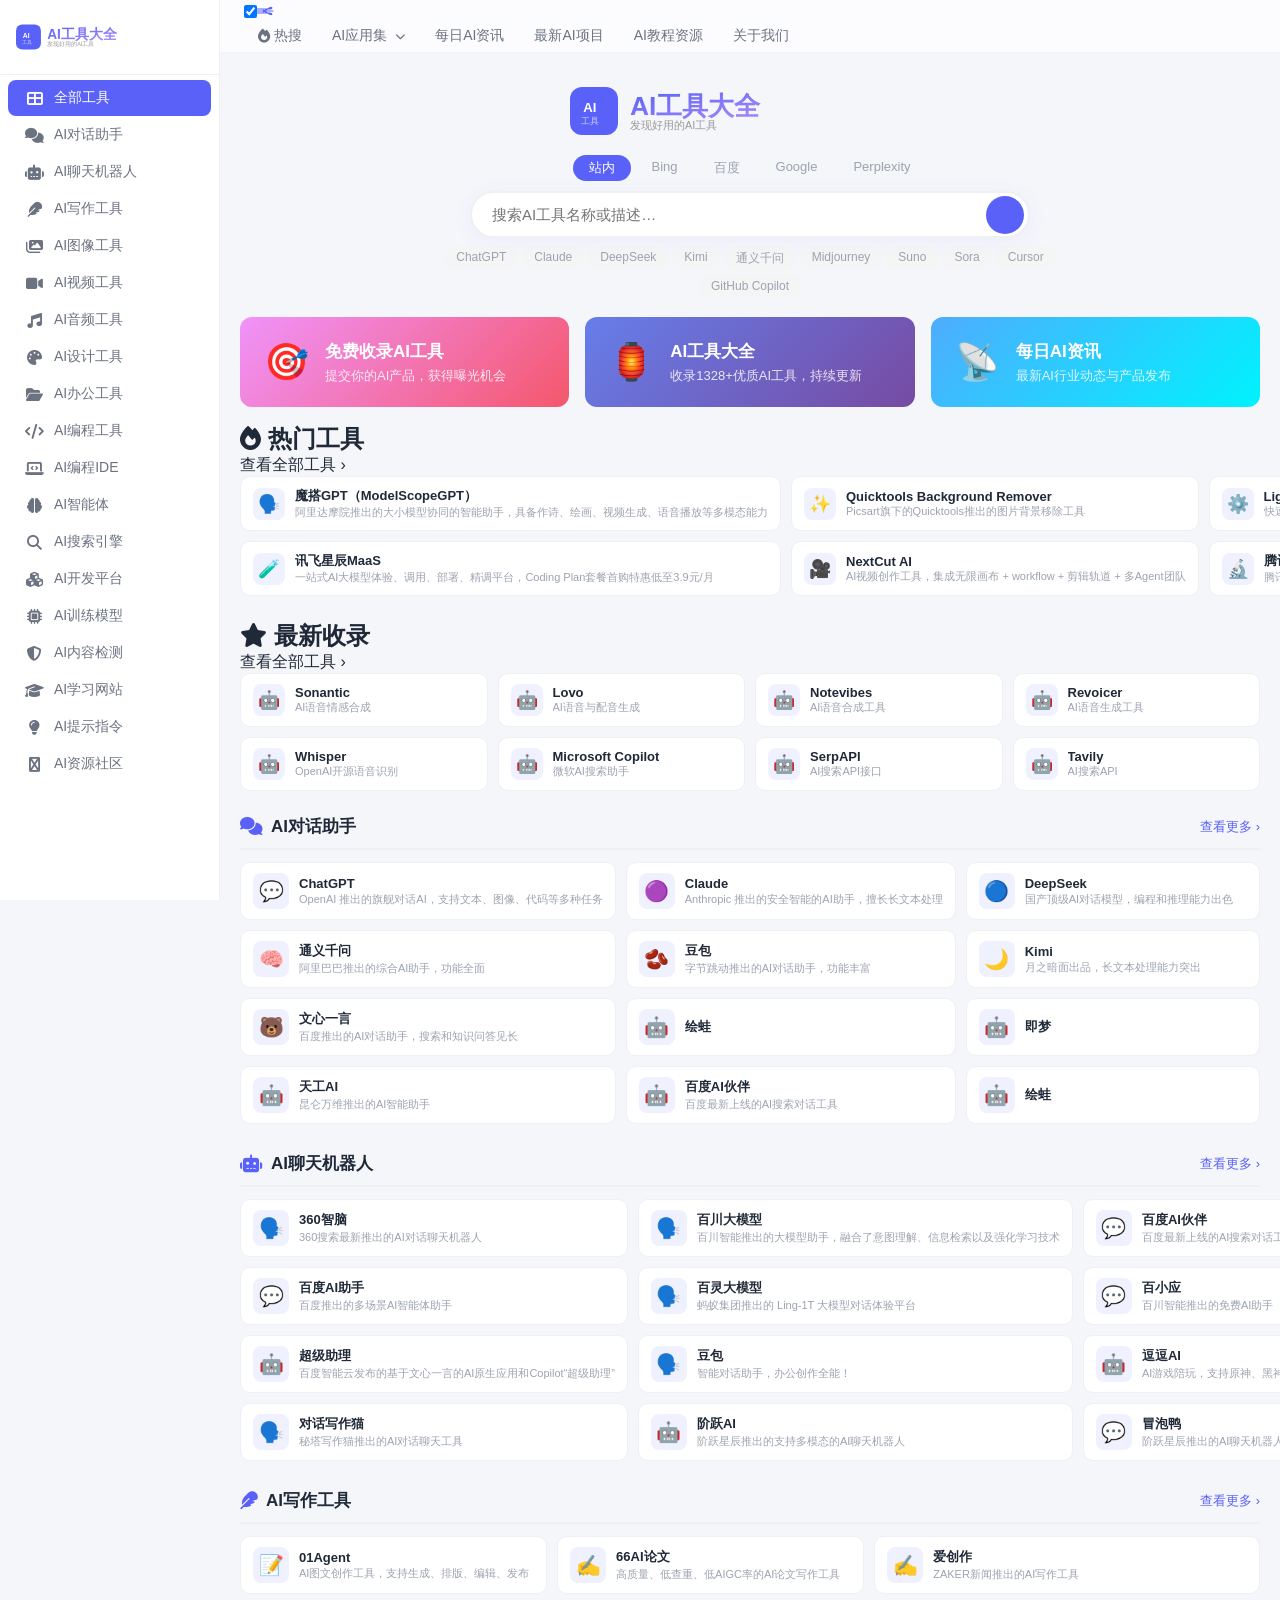
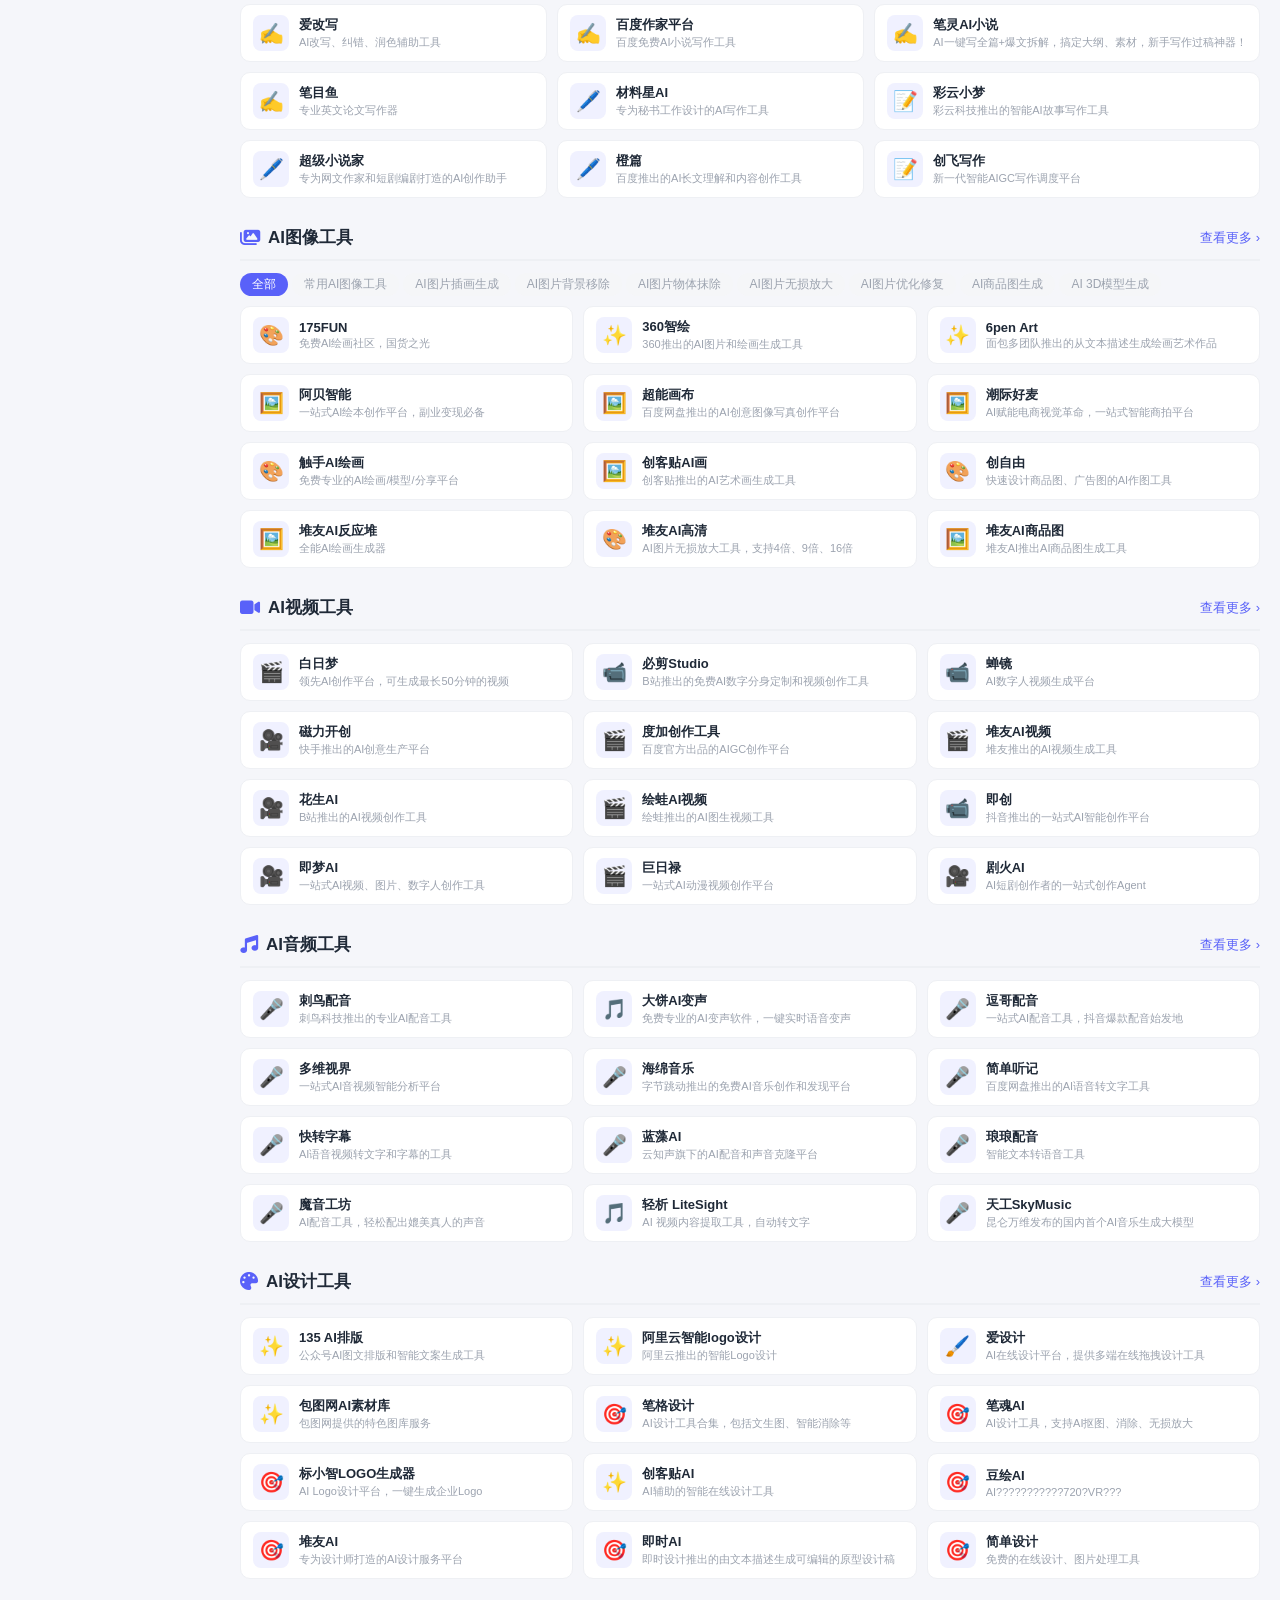
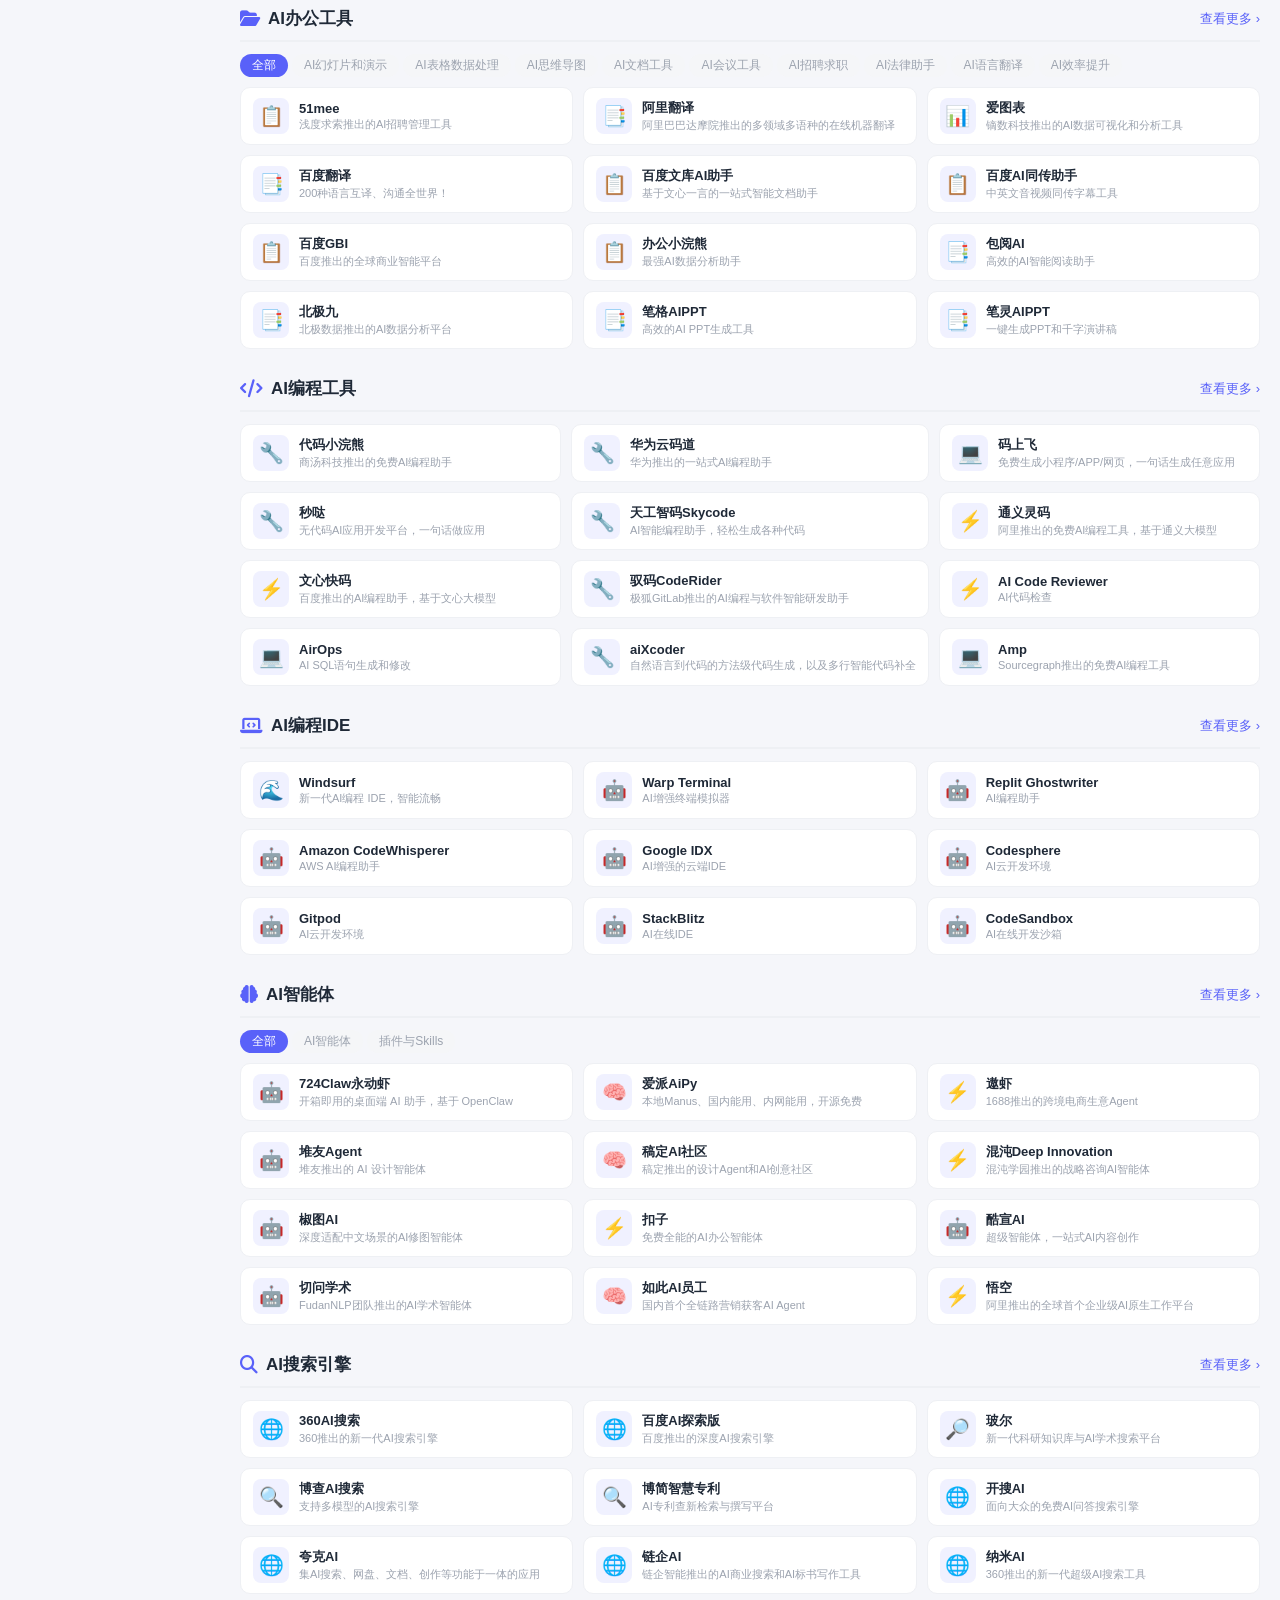
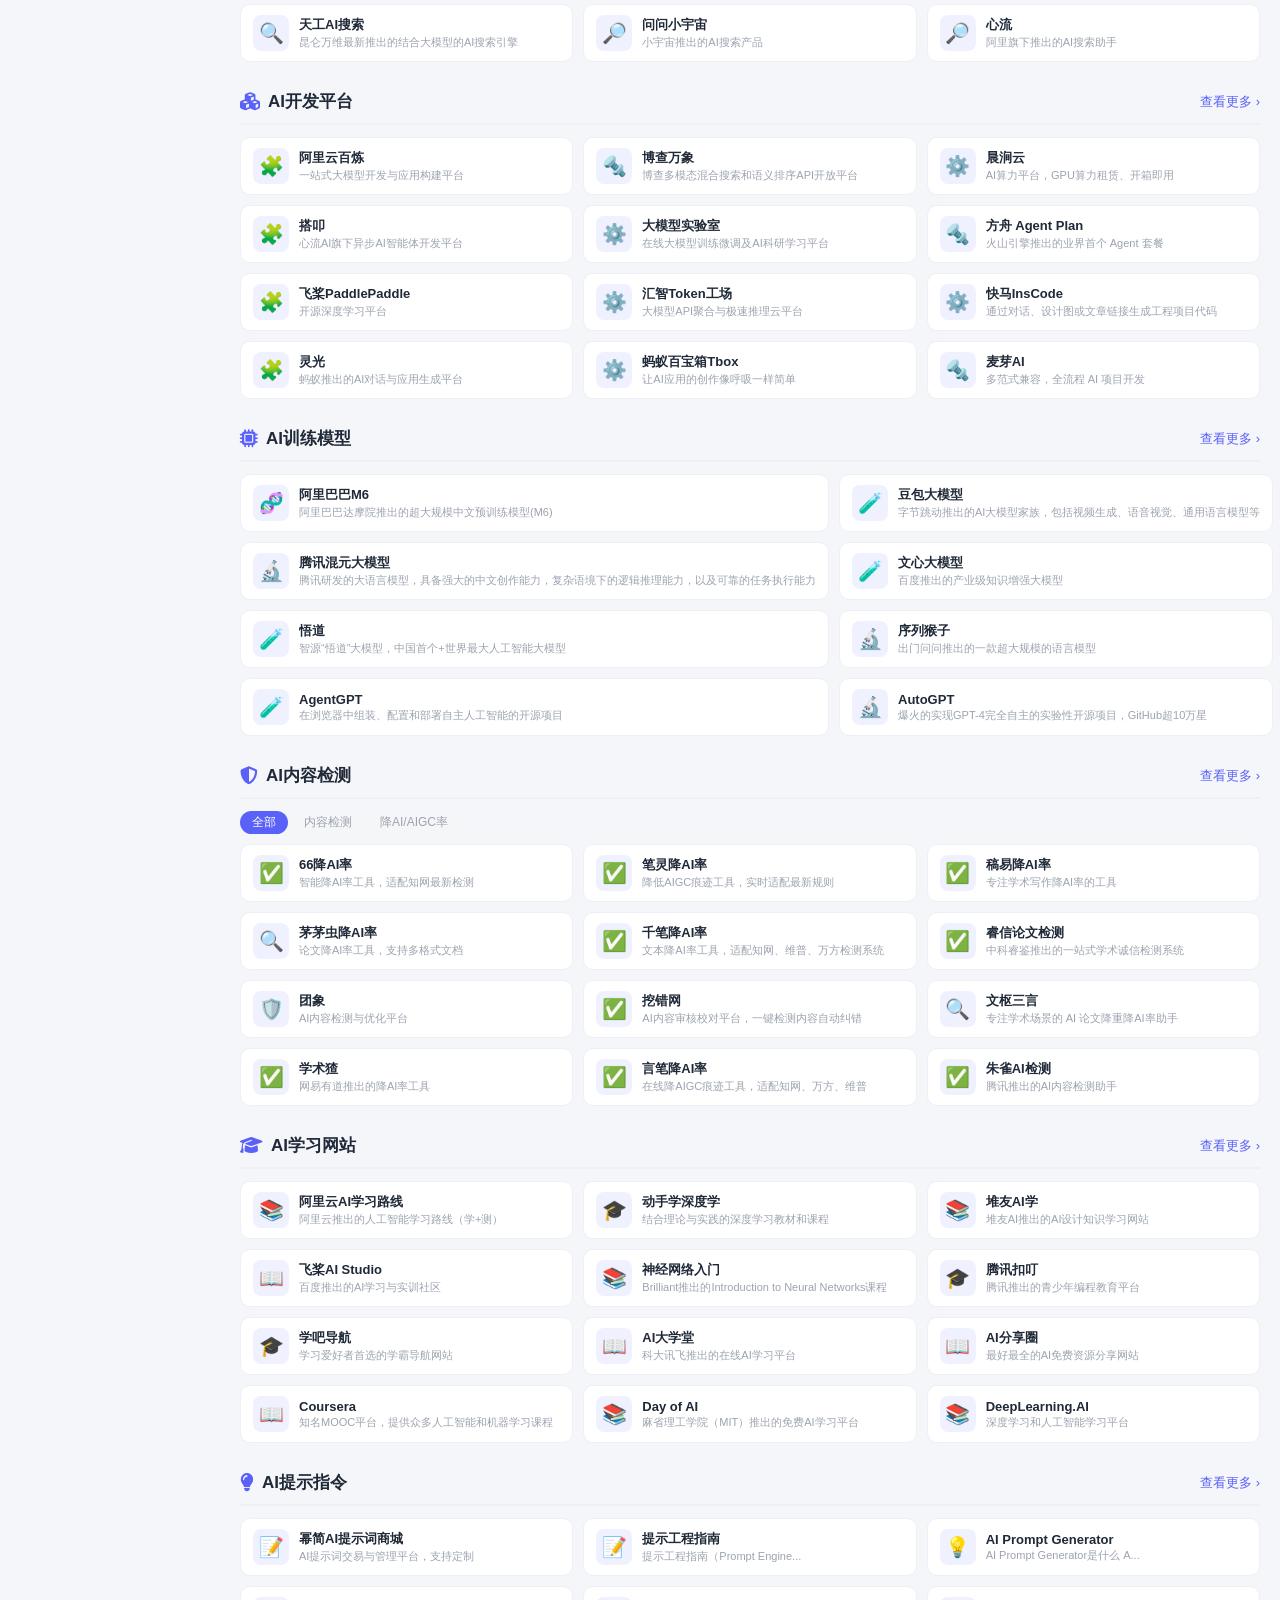
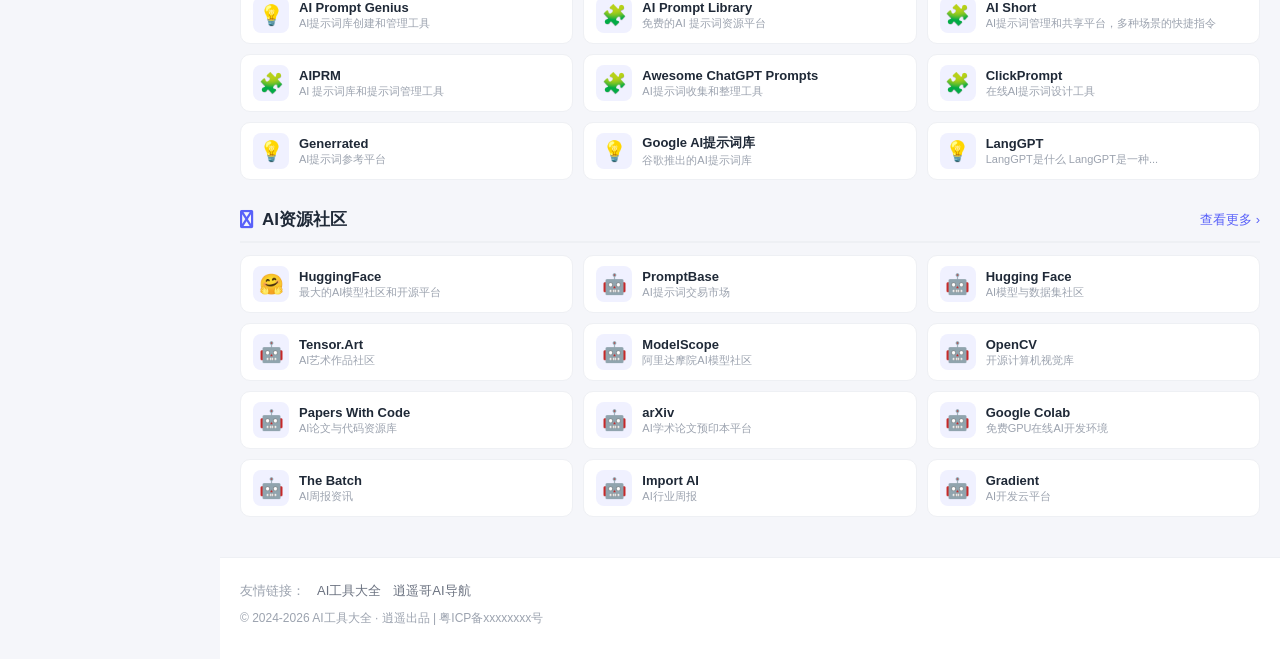
<file: index.html>
<!DOCTYPE html>
<html lang="zh-CN" class="io-grey-mode">
<head>
<meta charset="UTF-8">
<meta name="renderer" content="webkit"/>
<meta name="force-rendering" content="webkit"/>
<meta http-equiv="X-UA-Compatible" content="IE=edge, chrome=1">
<meta name="viewport" content="width=device-width, initial-scale=1.0, minimum-scale=1.0, maximum-scale=1.0, user-scalable=no">
<title>AI工具大全 - 1000+AI工具导航</title>
<meta name="theme-color" content="#f9f9f9" />
<meta name="keywords" content="AI工具,AI导航,AI写作,AI绘画,AI视频,AI编程,AI聊天,AI工具集" />
<meta name="description" content="AI工具大全官网收录了国内外数百个AI工具，该导航网站包括AI写作工具、AI图像生成和背景移除、AI视频制作、AI音频转录、AI辅助编程、AI音乐生成、AI绘画设计、AI对话聊天等AI工具集合大全，以及AI学习开发的常用网站、框架和模型，帮助你加入人工智能浪潮，自动化高效完成任务！" />
<link rel="shortcut icon" href="assets/favicon.png">
<link rel="stylesheet" href="https://cdnjs.cloudflare.com/ajax/libs/font-awesome/6.5.0/css/all.min.css">
<link rel="stylesheet" href="https://at.alicdn.com/t/c/font_4016659_bcqo253fh2d.css">
<link rel="stylesheet" href="style.css">
</head>
<body>
<div id="sidebar" class="sticky sidebar-nav fade">
  <div class="modal-dialog h-100 sidebar-nav-inner">
    <div class="sidebar-logo border-bottom border-color">
      <div class="logo overflow-hidden">
        <a href="index.html"><img src="assets/logo-big.svg" height="40" alt="AI工具大全"></a>
      </div>
    </div>
    <div class="sidebar-menu flex-fill">
      <div class="sidebar-scroll">
        <div class="sidebar-menu-inner">
          <ul id="sidebarUl"></ul>
        </div>
      </div>
    </div>
  </div>
</div>

<div class="main-content flex-fill">
  <!-- 顶栏导航 -->
  <div class="page-header">
    <div class="navbar">
      <div class="container-fluid p-0 position-relative">
        <div class="header-mini-btn">
          <label><input id="mini-button" type="checkbox" checked="checked">
            <svg viewBox="0 0 100 100" xmlns="http://www.w3.org/2000/svg">
              <path class="line--1" d="M0 40h62c18 0 18-20-17 5L31 55"></path>
              <path class="line--2" d="M0 50h80"></path>
              <path class="line--3" d="M0 60h62c18 0 18 20-17-5L31 45"></path>
            </svg>
          </label>
        </div>
        <ul class="navbar-nav" id="topMenu">
          <li><a href="javascript:"><i class="fas fa-fire"></i> 热搜</a>
            <ul class="sub-menu" id="hotSearchMenu" style="display:none"></ul>
          </li>
          <li class="menu-item-has-children"><a href="javascript:">AI应用集 <i class="fas fa-chevron-down" style="font-size:10px;margin-left:4px"></i></a>
            <ul class="sub-menu">
              <li><a href="javascript:" onclick="sw('all')">全部工具</a></li>
              <li><a href="javascript:" onclick="sw('conversation')">AI对话</a></li>
              <li><a href="javascript:" onclick="sw('image')">AI图像</a></li>
              <li><a href="javascript:" onclick="sw('video')">AI视频</a></li>
              <li><a href="javascript:" onclick="sw('writing')">AI写作</a></li>
              <li><a href="javascript:" onclick="sw('programming')">AI编程</a></li>
              <li><a href="javascript:" onclick="sw('agent')">AI智能体</a></li>
            </ul>
          </li>
          <li><a href="news.html">每日AI资讯</a></li>
          <li><a href="categories.html">最新AI项目</a></li>
          <li><a href="prompts.html">AI教程资源</a></li>
          <li><a href="about.html">关于我们</a></li>
        </ul>
      </div>
    </div>
  </div>

  <!-- 大搜索区 -->
  <div class="header-big">
    <div class="s-search">
      <div class="text-center mb-2">
        <img src="assets/logo-big.svg" alt="AI工具大全" style="height:60px">
      </div>
      <div class="s-type-list text-center" id="sTypeList">
        <label class="active" data-type="local">站内</label>
        <label data-type="bing">Bing</label>
        <label data-type="baidu">百度</label>
        <label data-type="google">Google</label>
        <label data-type="perplexity">Perplexity</label>
      </div>
      <form action="javascript:void(0)" method="get" class="super-search-fm d-flex align-items-center">
        <input type="text" id="search-text" class="form-control smart-tips search-key" placeholder="搜索AI工具名称或描述…" style="outline:0" autocomplete="off">
        <button type="submit" id="btn_search" onclick="doSearch()"><i class="iconfont icon-search"></i></button>
      </form>
      <div id="searchGroupContainer">
        <div class="search-group s-current" data-type="local">
          <ul id="searchTags"></ul>
        </div>
        <div class="search-group" data-type="bing">
          <ul><li><label>使用 Bing 搜索</label></li></ul>
        </div>
        <div class="search-group" data-type="baidu">
          <ul><li><label>使用 百度 搜索</label></li></ul>
        </div>
        <div class="search-group" data-type="google">
          <ul><li><label>使用 Google 搜索</label></li></ul>
        </div>
        <div class="search-group" data-type="perplexity">
          <ul><li><label>使用 Perplexity 搜索</label></li></ul>
        </div>
      </div>
    </div>
  </div>

  <!-- 三张并排彩色卡片：免费收录 + AI工具大全 + 每日资讯 -->
  <div id="infoCards" class="container container-lg mb-3">
    <div class="info-cards-row">
      <a href="submit.html" class="info-card info-card-submit">
        <div class="info-card-icon">🎯</div>
        <div class="info-card-text">
          <h3>免费收录AI工具</h3>
          <p>提交你的AI产品，获得曝光机会</p>
        </div>
      </a>
      <a href="index.html" class="info-card info-card-brand">
        <div class="info-card-icon">🏮</div>
        <div class="info-card-text">
          <h3>AI工具大全</h3>
          <p>收录1328+优质AI工具，持续更新</p>
        </div>
      </a>
      <a href="news.html" class="info-card info-card-news">
        <div class="info-card-icon">📡</div>
        <div class="info-card-text">
          <h3>每日AI资讯</h3>
          <p>最新AI行业动态与产品发布</p>
        </div>
      </a>
    </div>
  </div>

  <!-- 热门工具 -->
  <div id="hotZone" class="container container-lg mb-4">
    <div class="section-header">
      <h2><i class="fas fa-fire"></i> 热门工具</h2>
      <a href="javascript:" onclick="sw('all')">查看全部工具 ›</a>
    </div>
    <div class="feature-tools-grid" id="featureToolsGrid"></div>
  </div>

  <!-- 最新收录 -->
  <div id="newZone" class="container container-lg mb-4">
    <div class="section-header">
      <h2><i class="fas fa-star"></i> 最新收录</h2>
      <a href="javascript:" onclick="sw('all')">查看全部工具 ›</a>
    </div>
    <div class="feature-tools-grid" id="newToolsGrid"></div>
  </div>

  <!-- 分类标题 (只在非all时显示) -->
  <div class="container container-lg" id="catBarContainer" style="display:none">
    <div class="row" style="margin:0">
      <div class="col-12" style="padding:0">
        <h4 class="text-gray text-lg mb-3" id="catTitle">
          <i class="site-tag iconfont icon-tag icon-lg mr-1"></i>
          <span id="catNameSpan">全部工具</span>
          <small class="text-muted" id="catCountSpan"></small>
        </h4>
      </div>
    </div>
  </div>

  <!-- 首页内容 -->
  <div id="homeContent">
    <div class="container container-lg" id="categorySections"></div>
  </div>

  <!-- 分类视图 -->
  <div id="toolContent" class="container container-lg" style="display:none">
    <div class="content-wrap">
      <div class="content-layout">
        <div class="row" id="toolGrid"></div>
      </div>
    </div>
  </div>

  <!-- 页脚 -->
  <footer class="site-footer">
    <div class="container container-lg">
      <div class="footer-links">
        <span>友情链接：</span>
        <a href="https://ai-bot.cn" target="_blank">AI工具大全</a>
        <a href="https://www.aixiaoyaoge.top" target="_blank">逍遥哥AI导航</a>
      </div>
      <div class="footer-copyright">
        <p>© 2024-2026 AI工具大全 · 逍遥出品 | <a href="https://beian.miit.gov.cn" target="_blank">粤ICP备xxxxxxxx号</a></p>
      </div>
    </div>
  </footer>
</div>

<script src="data.js"></script>
<script src="app.js"></script>
</body>
</html>
</file>
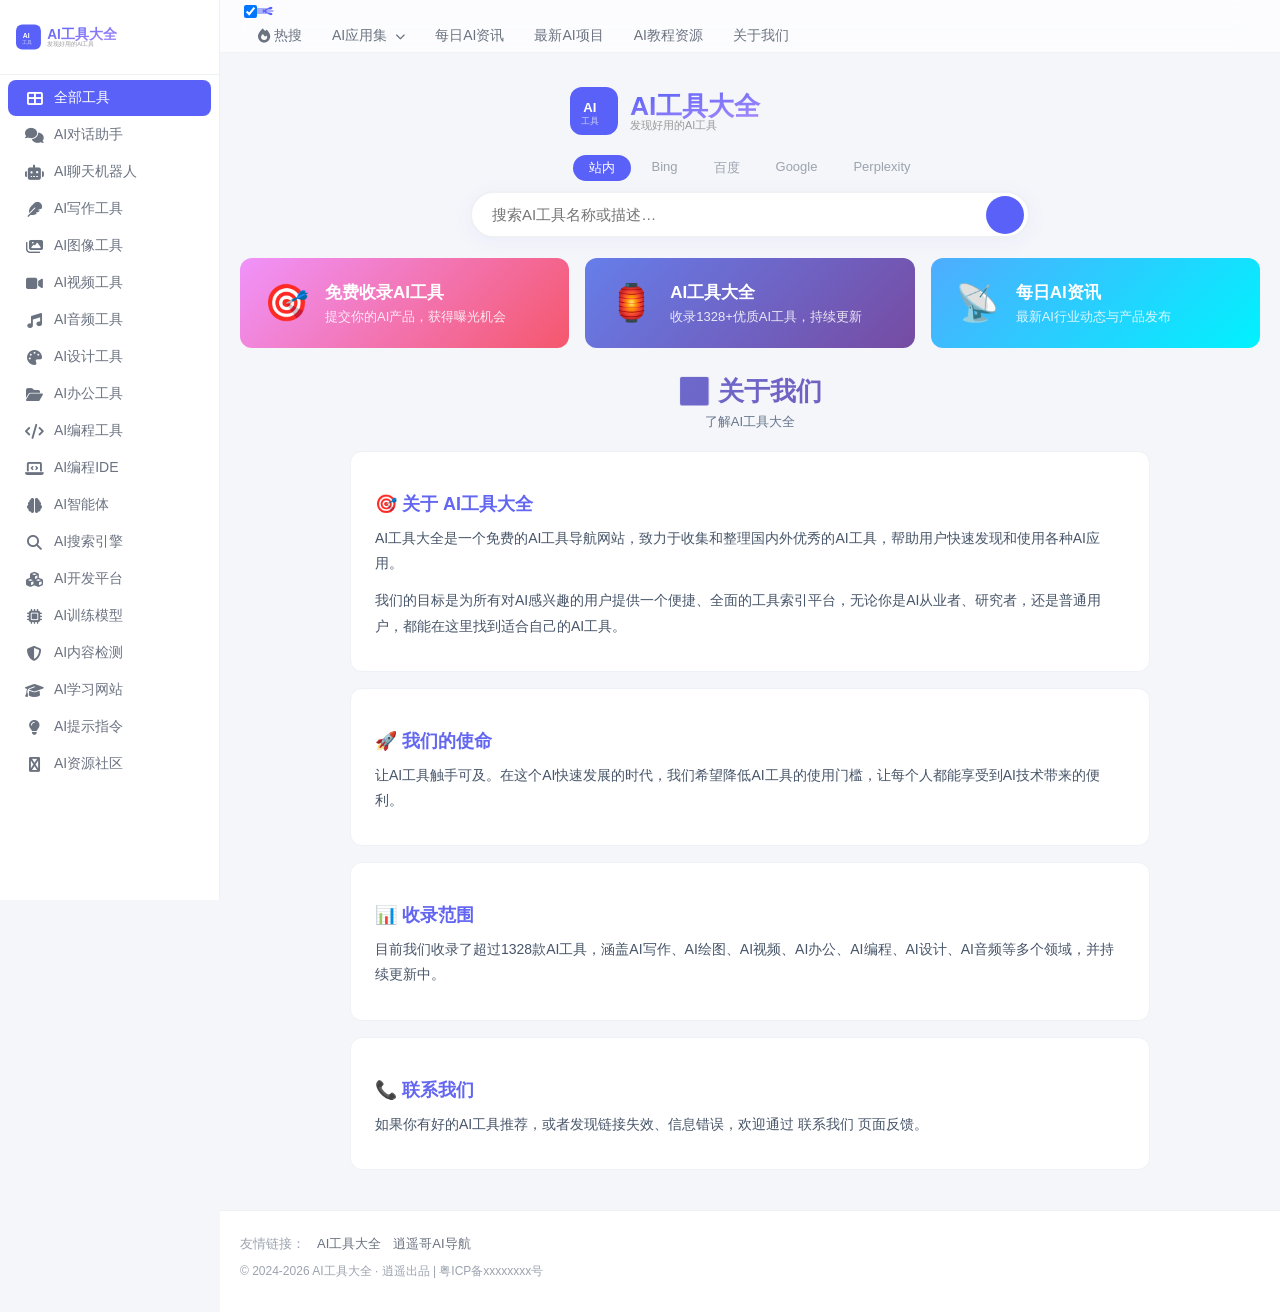
<file: about.html>
<!DOCTYPE html>
<html lang="zh-CN" class="io-grey-mode">
<head>
<meta charset="UTF-8">
<meta name="renderer" content="webkit"/>
<meta name="viewport" content="width=device-width, initial-scale=1.0, minimum-scale=1.0, maximum-scale=1.0, user-scalable=no">
<title>关于我们 - AI工具大全</title>
<meta name="theme-color" content="#f9f9f9" />
<meta name="description" content="关于AI工具大全" />
<link rel="shortcut icon" href="assets/favicon.png">
<link rel="stylesheet" href="https://cdnjs.cloudflare.com/ajax/libs/font-awesome/6.5.0/css/all.min.css">
<link rel="stylesheet" href="https://at.alicdn.com/t/c/font_4016659_bcqo253fh2d.css">
<link rel="stylesheet" href="style.css">
<style>
.about-cont{max-width:800px;margin:0 auto;padding-top:10px}
.about-cont h2{font-size:18px;margin:20px 0 10px;color:#6366f1}
.about-cont p{margin-bottom:12px;color:#475569;line-height:1.8;font-size:14px}
.about-cont .section{padding:20px 24px;background:#fff;border:1px solid #eef2f6;border-radius:12px;margin-bottom:16px}
</style>
</head>
<body>
<div id="sidebar" class="sticky sidebar-nav fade">
  <div class="modal-dialog h-100 sidebar-nav-inner">
    <div class="sidebar-logo border-bottom border-color">
      <div class="logo overflow-hidden">
        <a href="index.html"><img src="assets/logo-big.svg" height="40" alt="AI工具大全"></a>
      </div>
    </div>
    <div class="sidebar-menu flex-fill">
      <div class="sidebar-scroll">
        <div class="sidebar-menu-inner">
          <ul id="sidebarUl"></ul>
        </div>
      </div>
    </div>
  </div>
</div>

<div class="main-content flex-fill">
  <div class="page-header">
    <div class="navbar">
      <div class="container-fluid p-0 position-relative">
        <div class="header-mini-btn">
          <label><input id="mini-button" type="checkbox" checked="checked">
            <svg viewBox="0 0 100 100" xmlns="http://www.w3.org/2000/svg">
              <path class="line--1" d="M0 40h62c18 0 18-20-17 5L31 55"></path>
              <path class="line--2" d="M0 50h80"></path>
              <path class="line--3" d="M0 60h62c18 0 18 20-17-5L31 45"></path>
            </svg>
          </label>
        </div>
        <ul class="navbar-nav" id="topMenu">
          <li><a href="javascript:"><i class="fas fa-fire"></i> 热搜</a>
            <ul class="sub-menu" id="hotSearchMenu" style="display:none"></ul>
          </li>
          <li class="menu-item-has-children"><a href="javascript:">AI应用集 <i class="fas fa-chevron-down" style="font-size:10px;margin-left:4px"></i></a>
            <ul class="sub-menu">
              <li><a href="javascript:" onclick="sw('all')">全部工具</a></li>
              <li><a href="javascript:" onclick="sw('conversation')">AI对话</a></li>
              <li><a href="javascript:" onclick="sw('image')">AI图像</a></li>
              <li><a href="javascript:" onclick="sw('video')">AI视频</a></li>
              <li><a href="javascript:" onclick="sw('writing')">AI写作</a></li>
              <li><a href="javascript:" onclick="sw('programming')">AI编程</a></li>
              <li><a href="javascript:" onclick="sw('agent')">AI智能体</a></li>
            </ul>
          </li>
          <li><a href="news.html">每日AI资讯</a></li>
          <li><a href="categories.html">最新AI项目</a></li>
          <li><a href="prompts.html">AI教程资源</a></li>
          <li><a href="about.html">关于我们</a></li>
        </ul>
      </div>
    </div>
  </div>

  <div class="header-big">
    <div class="s-search">
      <div class="text-center mb-2">
        <img src="assets/logo-big.svg" alt="AI工具大全" style="height:60px">
      </div>
      <div class="s-type-list text-center" id="sTypeList">
        <label class="active" data-type="local">站内</label>
        <label data-type="bing">Bing</label>
        <label data-type="baidu">百度</label>
        <label data-type="google">Google</label>
        <label data-type="perplexity">Perplexity</label>
      </div>
      <form action="javascript:void(0)" method="get" class="super-search-fm d-flex align-items-center">
        <input type="text" id="search-text" class="form-control smart-tips search-key" placeholder="搜索AI工具名称或描述…" style="outline:0" autocomplete="off">
        <button type="submit" id="btn_search" onclick="doSearch()"><i class="iconfont icon-search"></i></button>
      </form>
    </div>
  </div>

  <div class="container container-lg mb-3">
    <div class="info-cards-row">
      <a href="submit.html" class="info-card info-card-submit">
        <div class="info-card-icon">🎯</div>
        <div class="info-card-text">
          <h3>免费收录AI工具</h3>
          <p>提交你的AI产品，获得曝光机会</p>
        </div>
      </a>
      <a href="index.html" class="info-card info-card-brand">
        <div class="info-card-icon">🏮</div>
        <div class="info-card-text">
          <h3>AI工具大全</h3>
          <p>收录1328+优质AI工具，持续更新</p>
        </div>
      </a>
      <a href="news.html" class="info-card info-card-news">
        <div class="info-card-icon">📡</div>
        <div class="info-card-text">
          <h3>每日AI资讯</h3>
          <p>最新AI行业动态与产品发布</p>
        </div>
      </a>
    </div>
  </div>

  <div class="container container-lg">
    <div class="page-hero" style="text-align:center;padding:10px 0">
      <h1 style="font-size:26px;font-weight:800;background:linear-gradient(135deg,#667eea,#764ba2);-webkit-background-clip:text;-webkit-text-fill-color:transparent;margin-bottom:4px">ℹ️ 关于我们</h1>
      <p style="color:#64748b;font-size:13px">了解AI工具大全</p>
    </div>
    <div class="about-cont">
      <div class="section">
        <h2>🎯 关于 AI工具大全</h2>
        <p>AI工具大全是一个免费的AI工具导航网站，致力于收集和整理国内外优秀的AI工具，帮助用户快速发现和使用各种AI应用。</p>
        <p>我们的目标是为所有对AI感兴趣的用户提供一个便捷、全面的工具索引平台，无论你是AI从业者、研究者，还是普通用户，都能在这里找到适合自己的AI工具。</p>
      </div>
      <div class="section">
        <h2>🚀 我们的使命</h2>
        <p>让AI工具触手可及。在这个AI快速发展的时代，我们希望降低AI工具的使用门槛，让每个人都能享受到AI技术带来的便利。</p>
      </div>
      <div class="section">
        <h2>📊 收录范围</h2>
        <p>目前我们收录了超过1328款AI工具，涵盖AI写作、AI绘图、AI视频、AI办公、AI编程、AI设计、AI音频等多个领域，并持续更新中。</p>
      </div>
      <div class="section">
        <h2>📞 联系我们</h2>
        <p>如果你有好的AI工具推荐，或者发现链接失效、信息错误，欢迎通过 <a href="contact.html">联系我们</a> 页面反馈。</p>
      </div>
    </div>
  </div>

  <footer class="site-footer">
    <div class="container container-lg">
      <div class="footer-links">
        <span>友情链接：</span>
        <a href="https://ai-bot.cn" target="_blank">AI工具大全</a>
        <a href="https://www.aixiaoyaoge.top" target="_blank">逍遥哥AI导航</a>
      </div>
      <div class="footer-copyright">
        <p>© 2024-2026 AI工具大全 · 逍遥出品 | <a href="https://beian.miit.gov.cn" target="_blank">粤ICP备xxxxxxxx号</a></p>
      </div>
    </div>
  </footer>
</div>

<script src="data.js"></script>
<script src="app.js"></script>
<script>
(function() {
  var catList = [
    {k:'all',n:'全部工具',i:'fa-th-large'},{k:'conversation',n:'AI对话',i:'fa-comments'},
    {k:'chatbot',n:'聊天机器人',i:'fa-robot'},{k:'writing',n:'AI写作',i:'fa-feather'},
    {k:'image',n:'AI图像',i:'fa-images'},{k:'video',n:'AI视频',i:'fa-video'},
    {k:'audio',n:'AI音频',i:'fa-music'},{k:'design',n:'AI设计',i:'fa-palette'},
    {k:'office',n:'AI办公',i:'fa-folder-open'},{k:'programming',n:'AI编程',i:'fa-code'},
    {k:'coding',n:'编程IDE',i:'fa-laptop-code'},{k:'agent',n:'AI智能体',i:'fa-brain'},
    {k:'search',n:'AI搜索',i:'fa-search'},{k:'framework',n:'开发平台',i:'fa-cubes'},
    {k:'models',n:'训练模型',i:'fa-microchip'},{k:'detection',n:'内容检测',i:'fa-shield-alt'},
    {k:'learning',n:'AI学习',i:'fa-graduation-cap'},{k:'prompt',n:'提示指令',i:'fa-lightbulb'},
    {k:'resource',n:'资源社区',i:'fa-hubspot'}
  ];
  var html = '';
  for (var i = 0; i < catList.length; i++) {
    html += '<li><a href="javascript:" onclick="sw(\'' + catList[i].k + '\')"><i class="fas ' + catList[i].i + '"></i><span>' + catList[i].n + '</span></a></li>';
  }
  document.getElementById('sidebarUl').innerHTML = html;
})();
</script>
</body>
</html>
</file>
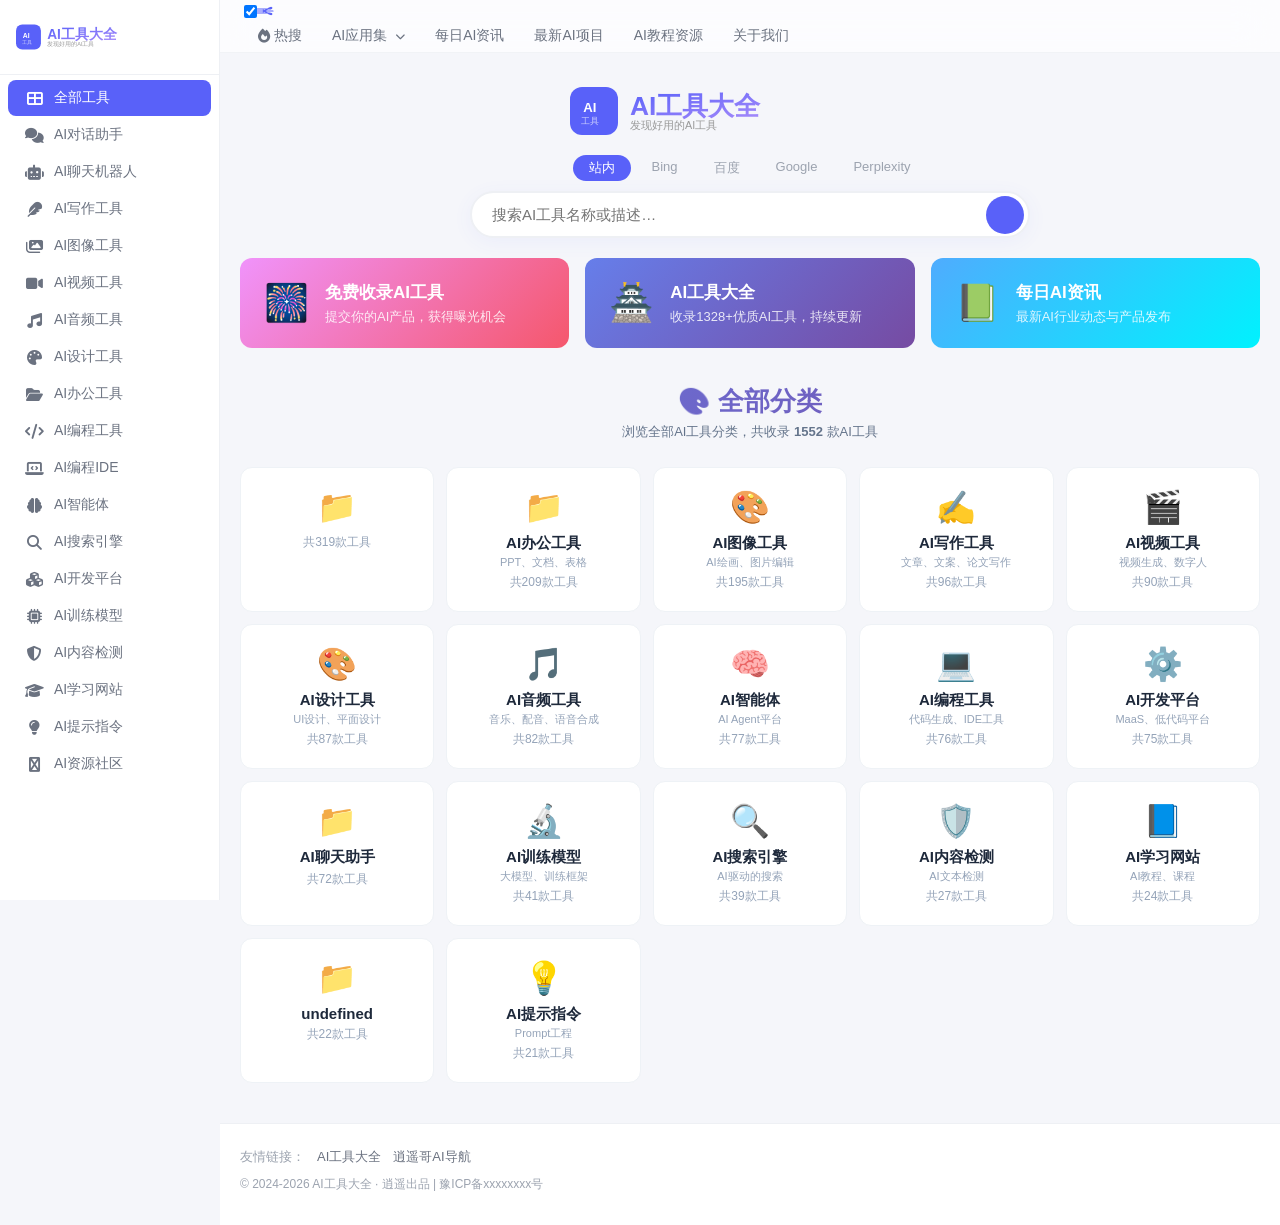
<file: categories.html>
<!DOCTYPE html>
<html lang="zh-CN" class="io-grey-mode">
<head>
<meta charset="UTF-8">
<meta name="renderer" content="webkit"/>
<meta name="viewport" content="width=device-width, initial-scale=1.0, minimum-scale=1.0, maximum-scale=1.0, user-scalable=no">
<title>全部分类 - AI工具大全</title>
<meta name="theme-color" content="#f9f9f9" />
<meta name="keywords" content="AI工具,AI导航,AI分类,AI应用" />
<meta name="description" content="AI工具大全全部分类，浏览所有AI工具分类" />
<link rel="shortcut icon" href="assets/favicon.png">
<link rel="stylesheet" href="https://cdnjs.cloudflare.com/ajax/libs/font-awesome/6.5.0/css/all.min.css">
<link rel="stylesheet" href="https://at.alicdn.com/t/c/font_4016659_bcqo253fh2d.css">
<link rel="stylesheet" href="style.css">
<style>
/* 分类页专用 */
.page-hero{padding:20px 0 10px;text-align:center}
.page-hero h1{font-size:26px;font-weight:800;background:linear-gradient(135deg,#667eea,#764ba2);-webkit-background-clip:text;-webkit-text-fill-color:transparent;margin-bottom:4px}
.page-hero p{color:#64748b;font-size:13px}
.cat-grid{display:grid;grid-template-columns:repeat(auto-fill,minmax(180px,1fr));gap:12px;margin-top:16px}
.cat-card{padding:20px 16px;background:#fff;border:1px solid #eef2f6;border-radius:12px;text-decoration:none;transition:all .2s;text-align:center}
.cat-card:hover{border-color:#c7d2fe;box-shadow:0 4px 16px rgba(89,97,249,.1);transform:translateY(-2px)}
.cat-card .cat-icon{font-size:32px;margin-bottom:8px}
.cat-card .cat-name{font-size:15px;font-weight:600;color:#1e293b}
.cat-card .cat-count{font-size:12px;color:#94a3b8;margin-top:4px}
.cat-card .cat-desc{font-size:11px;color:#94a3b8;margin-top:2px}
</style>
</head>
<body>
<div id="sidebar" class="sticky sidebar-nav fade">
  <div class="modal-dialog h-100 sidebar-nav-inner">
    <div class="sidebar-logo border-bottom border-color">
      <div class="logo overflow-hidden">
        <a href="index.html"><img src="assets/logo-big.svg" height="40" alt="AI工具大全"></a>
      </div>
    </div>
    <div class="sidebar-menu flex-fill">
      <div class="sidebar-scroll">
        <div class="sidebar-menu-inner">
          <ul id="sidebarUl"></ul>
        </div>
      </div>
    </div>
  </div>
</div>

<div class="main-content flex-fill">
  <!-- 顶栏导航 -->
  <div class="page-header">
    <div class="navbar">
      <div class="container-fluid p-0 position-relative">
        <div class="header-mini-btn">
          <label><input id="mini-button" type="checkbox" checked="checked">
            <svg viewBox="0 0 100 100" xmlns="http://www.w3.org/2000/svg">
              <path class="line--1" d="M0 40h62c18 0 18-20-17 5L31 55"></path>
              <path class="line--2" d="M0 50h80"></path>
              <path class="line--3" d="M0 60h62c18 0 18 20-17-5L31 45"></path>
            </svg>
          </label>
        </div>
        <ul class="navbar-nav" id="topMenu">
          <li><a href="javascript:"><i class="fas fa-fire"></i> 热搜</a>
            <ul class="sub-menu" id="hotSearchMenu" style="display:none"></ul>
          </li>
          <li class="menu-item-has-children"><a href="javascript:">AI应用集<i class="fas fa-chevron-down" style="font-size:10px;margin-left:4px"></i></a>
            <ul class="sub-menu">
              <li><a href="javascript:" onclick="sw('all')">全部工具</a></li>
              <li><a href="javascript:" onclick="sw('conversation')">AI对话</a></li>
              <li><a href="javascript:" onclick="sw('image')">AI图像</a></li>
              <li><a href="javascript:" onclick="sw('video')">AI视频</a></li>
              <li><a href="javascript:" onclick="sw('writing')">AI写作</a></li>
              <li><a href="javascript:" onclick="sw('programming')">AI编程</a></li>
              <li><a href="javascript:" onclick="sw('agent')">AI智能体</a></li>
            </ul>
          </li>
          <li><a href="news.html">每日AI资讯</a></li>
          <li><a href="categories.html">最新AI项目</a></li>
          <li><a href="prompts.html">AI教程资源</a></li>
          <li><a href="about.html">关于我们</a></li>
        </ul>
      </div>
    </div>
  </div>

  <!-- 大搜索区 -->
  <div class="header-big">
    <div class="s-search">
      <div class="text-center mb-2">
        <img src="assets/logo-big.svg" alt="AI工具大全" style="height:60px">
      </div>
      <div class="s-type-list text-center" id="sTypeList">
        <label class="active" data-type="local">站内</label>
        <label data-type="bing">Bing</label>
        <label data-type="baidu">百度</label>
        <label data-type="google">Google</label>
        <label data-type="perplexity">Perplexity</label>
      </div>
      <form action="javascript:void(0)" method="get" class="super-search-fm d-flex align-items-center">
        <input type="text" id="search-text" class="form-control smart-tips search-key" placeholder="搜索AI工具名称或描述…" style="outline:0" autocomplete="off">
        <button type="submit" id="btn_search" onclick="doSearch()"><i class="iconfont icon-search"></i></button>
      </form>
    </div>
  </div>

  <!-- 三张并排彩色卡片 -->
  <div class="container container-lg mb-3">
    <div class="info-cards-row">
      <a href="submit.html" class="info-card info-card-submit">
        <div class="info-card-icon">🎆</div>
        <div class="info-card-text">
          <h3>免费收录AI工具</h3>
          <p>提交你的AI产品，获得曝光机会</p>
        </div>
      </a>
      <a href="index.html" class="info-card info-card-brand">
        <div class="info-card-icon">🏯</div>
        <div class="info-card-text">
          <h3>AI工具大全</h3>
          <p>收录1328+优质AI工具，持续更新</p>
        </div>
      </a>
      <a href="news.html" class="info-card info-card-news">
        <div class="info-card-icon">📗</div>
        <div class="info-card-text">
          <h3>每日AI资讯</h3>
          <p>最新AI行业动态与产品发布</p>
        </div>
      </a>
    </div>
  </div>

  <!-- 页面内容 -->
  <div class="container container-lg">
    <div class="page-hero">
      <h1>🎨 全部分类</h1>
      <p>浏览全部AI工具分类，共收录 <strong id="totalCount"></strong> 款AI工具</p>
    </div>
    <div id="categoryGrid" class="cat-grid"></div>
  </div>

  <!-- 页脚 -->
  <footer class="site-footer">
    <div class="container container-lg">
      <div class="footer-links">
        <span>友情链接：</span>
        <a href="https://ai-bot.cn" target="_blank">AI工具大全</a>
        <a href="https://www.aixiaoyaoge.top" target="_blank">逍遥哥AI导航</a>
      </div>
      <div class="footer-copyright">
        <p>&copy; 2024-2026 AI工具大全 · 逍遥出品 | <a href="https://beian.miit.gov.cn" target="_blank">豫ICP备xxxxxxxx号</a></p>
      </div>
    </div>
  </footer>
</div>

<script src="data.js"></script>
<script src="app.js"></script>
<script>
(function() {
  // 渲染侧边栏
  var cats = {};
  var catList = [
    {k:'all',n:'全部工具',i:'fa-th-large'},{k:'conversation',n:'AI对话',i:'fa-comments'},
    {k:'chatbot',n:'聊天机器人',i:'fa-robot'},{k:'writing',n:'AI写作',i:'fa-feather'},
    {k:'image',n:'AI图像',i:'fa-images'},{k:'video',n:'AI视频',i:'fa-video'},
    {k:'audio',n:'AI音频',i:'fa-music'},{k:'design',n:'AI设计',i:'fa-palette'},
    {k:'office',n:'AI办公',i:'fa-folder-open'},{k:'programming',n:'AI编程',i:'fa-code'},
    {k:'coding',n:'编程IDE',i:'fa-laptop-code'},{k:'agent',n:'AI智能体',i:'fa-brain'},
    {k:'search',n:'AI搜索',i:'fa-search'},{k:'framework',n:'开发平台',i:'fa-cubes'},
    {k:'models',n:'训练模型',i:'fa-microchip'},{k:'detection',n:'内容检测',i:'fa-shield-alt'},
    {k:'learning',n:'AI学习',i:'fa-graduation-cap'},{k:'prompt',n:'提示指令',i:'fa-lightbulb'},
    {k:'resource',n:'资源社区',i:'fa-hubspot'}
  ];
  var sidebarHtml = '';
  for (var i = 0; i < catList.length; i++) {
    sidebarHtml += '<li><a href="javascript:" onclick="sw(\'' + catList[i].k + '\')"><i class="fas ' + catList[i].i + '"></i><span>' + catList[i].n + '</span></a></li>';
  }
  document.getElementById('sidebarUl').innerHTML = sidebarHtml;

  // 分类网格
  var catGrid = document.getElementById('categoryGrid');
  var catIcons = {
    'AI对话助手':'💬','AI聊天机器人':'🤖','AI写作工具':'✍️','AI图像工具':'🎨','AI视频工具':'🎬',
    'AI音频工具':'🎵','AI设计工具':'🎨','AI办公工具':'📁','AI编程工具':'💻','AI编程IDE':'💻',
    'AI智能体':'🧠','AI搜索引擎':'🔍','AI开发平台':'⚙️','AI训练模型':'🔬','AI内容检测':'🛡️',
    'AI学习网站':'📘','AI提示指令':'💡','AI资源社区':'🏪'
  };
  var catDesc = {
    'AI对话助手':'智能对话、问答助手','AI聊天机器人':'虚拟角色聊天互动','AI写作工具':'文章、文案、论文写作',
    'AI图像工具':'AI绘画、图片编辑','AI视频工具':'视频生成、数字人','AI音频工具':'音乐、配音、语音合成',
    'AI设计工具':'UI设计、平面设计','AI办公工具':'PPT、文档、表格','AI编程工具':'代码生成、IDE工具',
    'AI编程IDE':'AI编程环境','AI智能体':'AI Agent平台','AI搜索引擎':'AI驱动的搜索',
    'AI开发平台':'MaaS、低代码平台','AI训练模型':'大模型、训练框架','AI内容检测':'AI文本检测',
    'AI学习网站':'AI教程、课程','AI提示指令':'Prompt工程','AI资源社区':'模型社区、数据集'
  };
  var catCounts = {};
  for (var i = 0; i < toolsData.length; i++) {
    var cl = toolsData[i].categoryLabel;
    catCounts[cl] = (catCounts[cl] || 0) + 1;
  }
  var sorted = Object.keys(catCounts).sort(function(a,b){return catCounts[b] - catCounts[a]});
  var html = '';
  for (var i = 0; i < sorted.length; i++) {
    var cl = sorted[i];
    var catKey = '';
    for (var j = 0; j < toolsData.length; j++) {
      if (toolsData[j].categoryLabel === cl) { catKey = toolsData[j].category; break; }
    }
    html += '<a href="index.html?cat=' + catKey + '" class="cat-card">';
    html += '<div class="cat-icon">' + (catIcons[cl] || '📁') + '</div>';
    html += '<div class="cat-name">' + cl + '</div>';
    html += '<div class="cat-desc">' + (catDesc[cl] || '') + '</div>';
    html += '<div class="cat-count">共' + catCounts[cl] + '款工具</div>';
    html += '</a>';
  }
  catGrid.innerHTML = html;
  document.getElementById('totalCount').textContent = toolsData.length;

  // 搜索功能（复用app.js）
  document.getElementById('btn_search').onclick = function() { doSearch(); };
  document.getElementById('search-text').onkeydown = function(e) { if(e.key==='Enter') doSearch(); };
})();
</script>
</body>
</html>
</file>
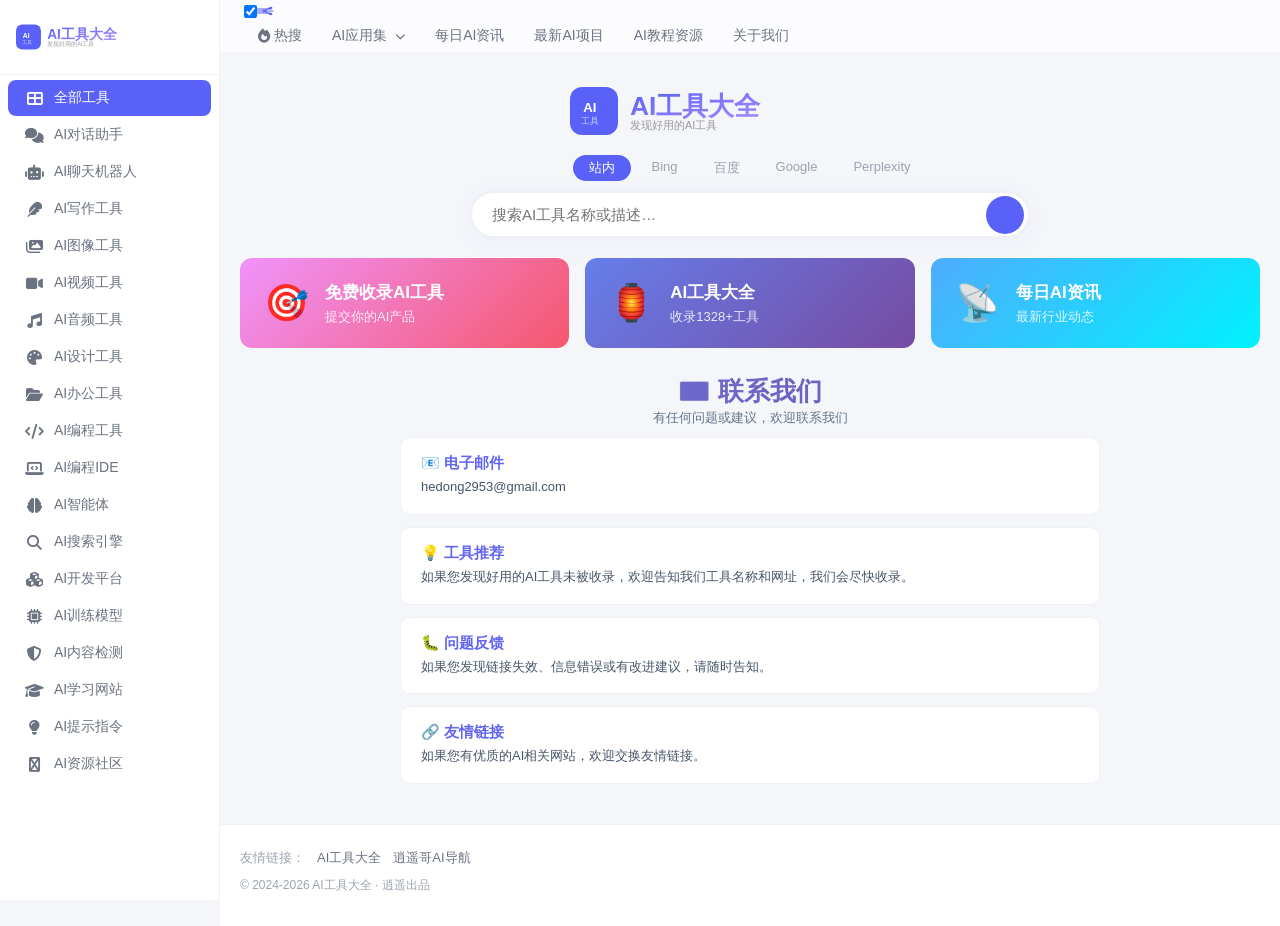
<file: contact.html>
<!DOCTYPE html>
<html lang="zh-CN" class="io-grey-mode">
<head>
<meta charset="UTF-8">
<meta name="renderer" content="webkit"/>
<meta name="viewport" content="width=device-width, initial-scale=1.0, minimum-scale=1.0, maximum-scale=1.0, user-scalable=no">
<title>联系我们 - AI工具大全</title>
<meta name="theme-color" content="#f9f9f9" />
<link rel="shortcut icon" href="assets/favicon.png">
<link rel="stylesheet" href="https://cdnjs.cloudflare.com/ajax/libs/font-awesome/6.5.0/css/all.min.css">
<link rel="stylesheet" href="https://at.alicdn.com/t/c/font_4016659_bcqo253fh2d.css">
<link rel="stylesheet" href="style.css">
<style>
.contact-cont{max-width:700px;margin:0 auto}
.contact-item{padding:16px 20px;margin-bottom:12px;background:#fff;border:1px solid #eef2f6;border-radius:10px}
.contact-item h3{font-size:15px;color:#6366f1;margin-bottom:4px}
.contact-item p{font-size:13px;color:#475569;line-height:1.6}
</style>
</head>
<body>
<div id="sidebar" class="sticky sidebar-nav fade">
  <div class="modal-dialog h-100 sidebar-nav-inner">
    <div class="sidebar-logo border-bottom border-color">
      <div class="logo overflow-hidden">
        <a href="index.html"><img src="assets/logo-big.svg" height="40" alt="AI工具大全"></a>
      </div>
    </div>
    <div class="sidebar-menu flex-fill">
      <div class="sidebar-scroll">
        <div class="sidebar-menu-inner">
          <ul id="sidebarUl"></ul>
        </div>
      </div>
    </div>
  </div>
</div>

<div class="main-content flex-fill">
  <div class="page-header"><div class="navbar"><div class="container-fluid p-0 position-relative">
    <div class="header-mini-btn"><label><input id="mini-button" type="checkbox" checked><svg viewBox="0 0 100 100"><path class="line--1" d="M0 40h62c18 0 18-20-17 5L31 55"></path><path class="line--2" d="M0 50h80"></path><path class="line--3" d="M0 60h62c18 0 18 20-17-5L31 45"></path></svg></label></div>
    <ul class="navbar-nav" id="topMenu">
      <li><a href="javascript:"><i class="fas fa-fire"></i>热搜</a><ul class="sub-menu" style="display:none"></ul></li>
      <li class="menu-item-has-children"><a href="javascript:">AI应用集 <i class="fas fa-chevron-down" style="font-size:10px;margin-left:4px"></i></a>
        <ul class="sub-menu">
          <li><a href="javascript:" onclick="sw('all')">全部工具</a></li>
          <li><a href="javascript:" onclick="sw('conversation')">AI对话</a></li>
          <li><a href="javascript:" onclick="sw('image')">AI图像</a></li>
          <li><a href="javascript:" onclick="sw('video')">AI视频</a></li>
          <li><a href="javascript:" onclick="sw('writing')">AI写作</a></li>
          <li><a href="javascript:" onclick="sw('programming')">AI编程</a></li>
          <li><a href="javascript:" onclick="sw('agent')">AI智能体</a></li>
        </ul>
      </li>
      <li><a href="news.html">每日AI资讯</a></li>
      <li><a href="categories.html">最新AI项目</a></li>
      <li><a href="prompts.html">AI教程资源</a></li>
      <li><a href="about.html">关于我们</a></li>
    </ul>
  </div></div></div>
  <div class="header-big"><div class="s-search"><div class="text-center mb-2"><img src="assets/logo-big.svg" alt="AI工具大全" style="height:60px"></div>
    <div class="s-type-list text-center"><label class="active" data-type="local">站内</label><label data-type="bing">Bing</label><label data-type="baidu">百度</label><label data-type="google">Google</label><label data-type="perplexity">Perplexity</label></div>
    <form action="javascript:void(0)" method="get" class="super-search-fm d-flex align-items-center">
      <input type="text" id="search-text" class="form-control smart-tips search-key" placeholder="搜索AI工具名称或描述…" autocomplete="off">
      <button type="submit" onclick="doSearch()"><i class="iconfont icon-search"></i></button>
    </form>
  </div></div>
  <div class="container container-lg mb-3"><div class="info-cards-row">
    <a href="submit.html" class="info-card info-card-submit"><div class="info-card-icon">🎯</div><div class="info-card-text"><h3>免费收录AI工具</h3><p>提交你的AI产品</p></div></a>
    <a href="index.html" class="info-card info-card-brand"><div class="info-card-icon">🏮</div><div class="info-card-text"><h3>AI工具大全</h3><p>收录1328+工具</p></div></a>
    <a href="news.html" class="info-card info-card-news"><div class="info-card-icon">📡</div><div class="info-card-text"><h3>每日AI资讯</h3><p>最新行业动态</p></div></a>
  </div></div>
  <div class="container container-lg">
    <div style="text-align:center;padding:10px 0"><h1 style="font-size:26px;font-weight:800;background:linear-gradient(135deg,#667eea,#764ba2);-webkit-background-clip:text;-webkit-text-fill-color:transparent">✉️ 联系我们</h1><p style="color:#64748b;font-size:13px">有任何问题或建议，欢迎联系我们</p></div>
    <div class="contact-cont">
      <div class="contact-item"><h3>📧 电子邮件</h3><p>hedong2953@gmail.com</p></div>
      <div class="contact-item"><h3>💡 工具推荐</h3><p>如果您发现好用的AI工具未被收录，欢迎告知我们工具名称和网址，我们会尽快收录。</p></div>
      <div class="contact-item"><h3>🐛 问题反馈</h3><p>如果您发现链接失效、信息错误或有改进建议，请随时告知。</p></div>
      <div class="contact-item"><h3>🔗 友情链接</h3><p>如果您有优质的AI相关网站，欢迎交换友情链接。</p></div>
    </div>
  </div>
  <footer class="site-footer"><div class="container container-lg">
    <div class="footer-links"><span>友情链接：</span><a href="https://ai-bot.cn" target="_blank">AI工具大全</a><a href="https://www.aixiaoyaoge.top" target="_blank">逍遥哥AI导航</a></div>
    <div class="footer-copyright"><p>© 2024-2026 AI工具大全 · 逍遥出品</p></div>
  </div></footer>
</div>
<script src="data.js"></script><script src="app.js"></script>
<script>
(function(){var cl=[{k:'all',n:'全部工具',i:'fa-th-large'},{k:'conversation',n:'AI对话',i:'fa-comments'},{k:'chatbot',n:'聊天机器人',i:'fa-robot'},{k:'writing',n:'AI写作',i:'fa-feather'},{k:'image',n:'AI图像',i:'fa-images'},{k:'video',n:'AI视频',i:'fa-video'},{k:'audio',n:'AI音频',i:'fa-music'},{k:'design',n:'AI设计',i:'fa-palette'},{k:'office',n:'AI办公',i:'fa-folder-open'},{k:'programming',n:'AI编程',i:'fa-code'},{k:'coding',n:'编程IDE',i:'fa-laptop-code'},{k:'agent',n:'AI智能体',i:'fa-brain'},{k:'search',n:'AI搜索',i:'fa-search'},{k:'framework',n:'开发平台',i:'fa-cubes'},{k:'models',n:'训练模型',i:'fa-microchip'},{k:'detection',n:'内容检测',i:'fa-shield-alt'},{k:'learning',n:'AI学习',i:'fa-graduation-cap'},{k:'prompt',n:'提示指令',i:'fa-lightbulb'},{k:'resource',n:'资源社区',i:'fa-hubspot'}];var h='';for(var i=0;i<cl.length;i++){h+='<li><a href="javascript:" onclick="sw(\''+cl[i].k+'\')"><i class="fas '+cl[i].i+'"></i><span>'+cl[i].n+'</span></a></li>'}document.getElementById('sidebarUl').innerHTML=h})();
</script>
</body>
</html>
</file>
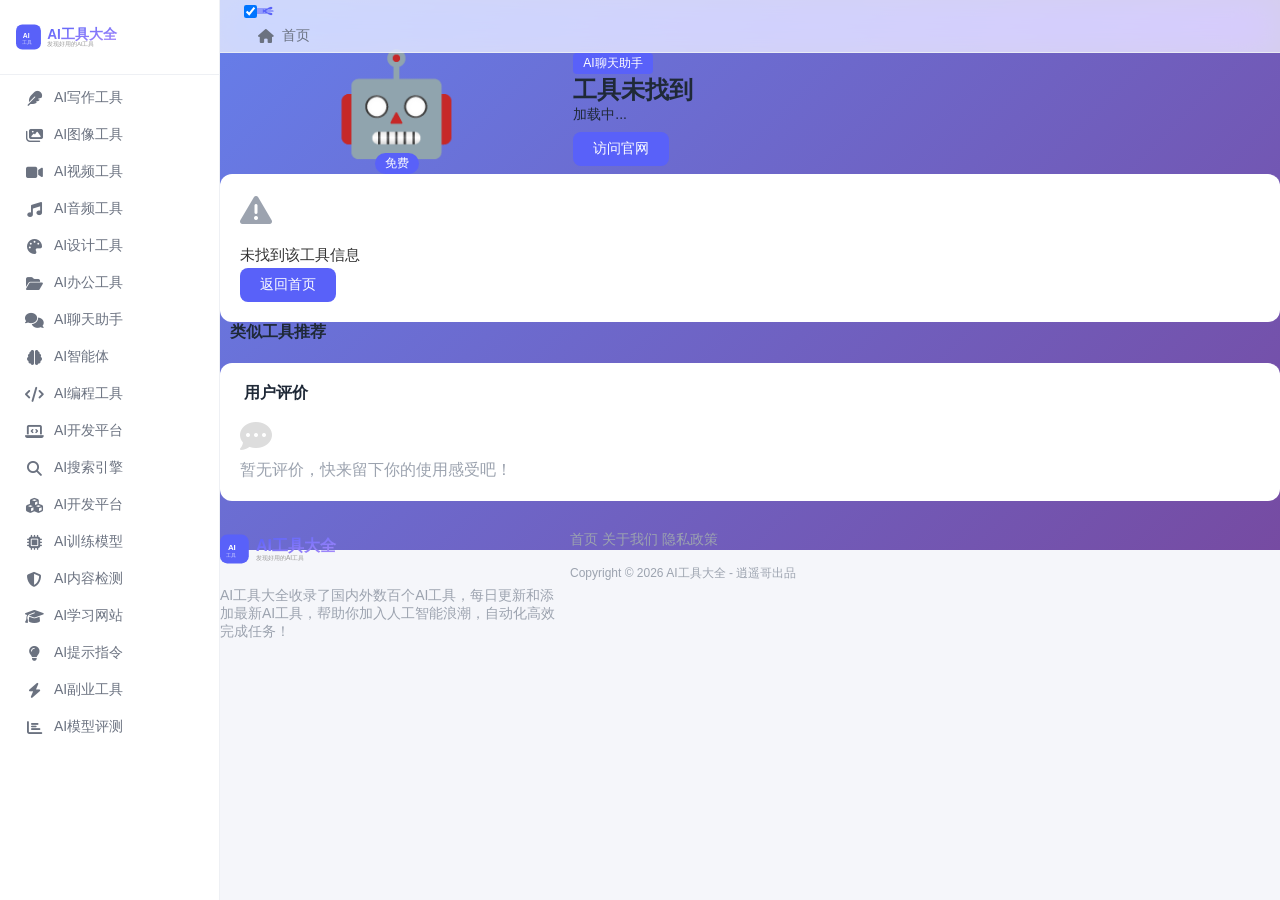
<file: detail.html>
<!DOCTYPE html>
<html lang="zh-CN" class="io-grey-mode">
<head>
<meta charset="UTF-8">
<meta name="renderer" content="webkit"/>
<meta name="force-rendering" content="webkit"/>
<meta http-equiv="X-UA-Compatible" content="IE=edge, chrome=1">
<meta name="viewport" content="width=device-width, initial-scale=1.0, minimum-scale=1.0, maximum-scale=1.0, user-scalable=no">
<title id="pageTitle">AI工具大全 - 工具详情</title>
<meta name="theme-color" content="#f9f9f9" />
<meta name="keywords" content="AI工具,AI导航,AI工具详情" />
<meta name="description" id="pageDesc" content="AI工具大全 - 工具详情页面" />
<link rel="shortcut icon" href="assets/favicon.png">
<link rel="stylesheet" href="https://cdnjs.cloudflare.com/ajax/libs/font-awesome/6.5.0/css/all.min.css">
<link rel="stylesheet" href="https://at.alicdn.com/t/c/font_4016659_bcqo253fh2d.css">
<link rel="stylesheet" href="style.css">
<style>
/* ===== 详情页面样式 ===== */
.background-fx { position: absolute; top: 0; left: 0; right: 0; width: 100%; height: 550px; background: linear-gradient(135deg, #667eea 0%, #764ba2 100%); background-size: cover; z-index: -1; }
.io-grey-mode .background-fx { background: linear-gradient(135deg, #667eea 0%, #764ba2 100%); }
.site-content { max-width: 1200px; margin: 0 auto; }
.siteico { text-align: center; }
.siteico img { max-width: 120px; max-height: 120px; border-radius: 16px; box-shadow: 0 4px 20px rgba(0,0,0,0.1); }
.country-piece { display: inline-block; padding: 2px 10px; border-radius: 12px; color: #fff; font-size: 12px; }
.site-body h1 { font-size: 24px; font-weight: 700; }
.btn-arrow { display: inline-flex; align-items: center; gap: 4px; padding: 8px 20px; background: #5961f9; color: #fff; border-radius: 8px; text-decoration: none; font-size: 14px; transition: all .2s; }
.btn-arrow:hover { background: #14171B; color: #fff; }
.btn-icon { width: 40px; height: 40px; display: inline-flex; align-items: center; justify-content: center; border-radius: 50%; background: #f5f5f5; color: #666; }
.panel-body.single { padding: 20px; background: #fff; border-radius: 12px; }
.panel-body.single h2 { font-size: 20px; font-weight: 700; margin: 24px 0 16px; padding-bottom: 8px; border-bottom: 2px solid #5961f9; }
.panel-body.single p, .panel-body.single li { font-size: 15px; line-height: 1.7; color: #333; }
.panel-body.single ul, .panel-body.single ol { padding-left: 20px; }
.panel-body.single img { max-width: 100%; border-radius: 8px; margin: 12px 0; }
.tag-item { display: inline-block; padding: 2px 10px; margin: 2px; border-radius: 4px; background: #f0f0f0; font-size: 12px; color: #666; }
.url-card .card { border: 1px solid #eee; border-radius: 12px; transition: all .2s; }
.url-card .card:hover { border-color: #5961f9; box-shadow: 0 4px 12px rgba(89,97,249,0.15); }
.url-img { width: 40px; height: 40px; font-size: 24px; }
.comment-section { background: #fff; border-radius: 12px; padding: 20px; margin-top: 20px; }
.comment-item { padding: 12px 0; border-bottom: 1px solid #eee; }
.comment-item:last-child { border-bottom: none; }
.comment-avatar { width: 36px; height: 36px; border-radius: 50%; background: #5961f9; color: #fff; display: flex; align-items: center; justify-content: center; font-size: 14px; }
.feature-badge { display: inline-block; padding: 4px 14px; margin: 3px; border-radius: 20px; background: #f0f4ff; color: #5961f9; font-size: 13px; border: 1px solid #dce3ff; }

.io-black-mode .panel-body.single { background: #2c2e2f; }
.io-black-mode .panel-body.single p, .io-black-mode .panel-body.single li { color: #c6c9cf; }
.io-black-mode .tag-item { background: #3a3c3d; color: #aaa; }
.io-black-mode .comment-section { background: #2c2e2f; }
.io-black-mode .feature-badge { background: #2a2e40; color: #8b96ff; border-color: #3a3e55; }
</style>
</head>
<body>
<div id="sidebar" class="sticky sidebar-nav fade">
  <div class="modal-dialog h-100 sidebar-nav-inner">
    <div class="sidebar-logo border-bottom border-color">
      <div class="logo overflow-hidden">
        <a href="index.html"><img src="assets/logo-big.svg" height="32" alt="AI工具大全"></a>
      </div>
    </div>
    <div class="sidebar-menu flex-fill">
      <div class="sidebar-scroll">
        <div class="sidebar-menu-inner">
          <ul id="sidebarUl"></ul>
        </div>
      </div>
    </div>
  </div>
</div>

<div class="main-content flex-fill">
  <div class="header-nav">
    <div id="header" class="page-header sticky">
      <div class="navbar navbar-expand-md">
        <div class="container-fluid p-0 position-relative">
          <div class="collapse navbar-collapse order-2 order-md-1">
            <div class="header-mini-btn">
              <label>
                <input id="mini-button" type="checkbox" checked="checked">
                <svg viewBox="0 0 100 100" xmlns="http://www.w3.org/2000/svg">
                  <path class="line--1" d="M0 40h62c18 0 18-20-17 5L31 55"></path>
                  <path class="line--2" d="M0 50h80"></path>
                  <path class="line--3" d="M0 60h62c18 0 18 20-17-5L31 45"></path>
                </svg>
              </label>
            </div>
            <ul class="navbar-nav navbar-top site-menu mr-4" id="topMenu">
              <li class="menu-item"><a href="index.html"><i class="fas fa-home mr-1"></i>首页</a></li>
            </ul>
          </div>
        </div>
      </div>
    </div>
    <div class="placeholder"></div>
  </div>

  <div id="content" class="container my-4 my-md-5">
    <div class="background-fx"></div>
    
    <!-- 工具信息区域 -->
    <div class="row site-content py-4 py-md-5 mb-xl-5 mb-0 mx-xxxl-n5" id="toolInfo">
      <div class="col-12 col-sm-5 col-md-4 col-lg-3">
        <div class="siteico">
          <div id="toolIcon" style="font-size:100px;text-align:center;line-height:1">🤖</div>
          <div class="text-center mt-2">
            <span class="country-piece" id="toolPricing" style="background:#5961f9">免费</span>
          </div>
        </div>
      </div>
      <div class="col mt-4 mt-sm-0">
        <div class="site-body text-sm">
          <span class="btn-cat custom_btn-d mr-1" id="toolCategory" style="display:inline-block;padding:2px 10px;border-radius:4px;background:#5961f9;color:#fff;font-size:12px">AI聊天助手</span>
          <h1 class="site-name h3 my-3" id="toolName">加载中...</h1>
          <div class="mt-2">
            <p class="mb-2" id="toolDesc">加载中...</p>
            <div class="tags" id="toolTags"></div>
            <div class="site-go mt-3">
              <span class="site-go-url">
                <a id="toolUrl" href="#" target="_blank" rel="noopener noreferrer nofollow" class="btn btn-arrow mr-2">
                  <span>访问官网 <i class="iconfont icon-arrow-r-m"></i></span>
                </a>
              </span>
            </div>
          </div>
        </div>
      </div>
    </div>

    <!-- 详细介绍 -->
    <div class="content-wrap mt-4">
      <div class="content-layout">
        <div class="panel site-content card transparent">
          <div class="card-body p-0">
            <div class="panel-body single my-4" id="toolDetail">
              <div class="text-center py-5">
                <i class="fas fa-spinner fa-spin fa-2x" style="color:#5961f9"></i>
                <p class="mt-2 text-muted">加载中...</p>
              </div>
            </div>
          </div>
        </div>

        <!-- 类似工具 -->
        <h2 class="text-gray text-lg my-4">
          <i class="site-tag iconfont icon-tag icon-lg mr-1"></i>
          <span>类似工具推荐</span>
        </h2>
        <div class="row mb-n4" id="similarTools"></div>

        <!-- 评论区 -->
        <div class="comment-section" id="commentSection">
          <h4 class="mb-3"><i class="iconfont icon-comment mr-1"></i>用户评价</h4>
          <div id="commentList">
            <div class="text-center text-muted py-3">
              <i class="fas fa-comment-dots fa-2x mb-2" style="color:#ddd"></i>
              <p>暂无评价，快来留下你的使用感受吧！</p>
            </div>
          </div>
        </div>
      </div>
    </div>
  </div>

  <!-- 底部 -->
  <div class="main-footer footer-stick container container-fluid customize-width pt-4 pb-3 footer-type-big">
    <div class="footer-inner card rounded-xl m-0">
      <div class="footer-text card-body text-muted text-center text-md-left">
        <div class="row my-4">
          <div class="col-12 col-md-4 mb-4 mb-md-0">
            <a class="footer-logo" href="index.html">
              <img src="assets/logo-big.svg" class="logo-light mb-3" alt="AI工具大全" height="36">
            </a>
            <div class="text-sm">AI工具大全收录了国内外数百个AI工具，每日更新和添加最新AI工具，帮助你加入人工智能浪潮，自动化高效完成任务！</div>
          </div>
          <div class="col-12 col-md-8 mb-4 mb-md-0">
            <p class="footer-links text-sm mb-3">
              <a href="index.html">首页</a>
              <a href="about.html">关于我们</a>
              <a href="privacy.html">隐私政策</a>
            </p>
            <div class="footer-copyright text-xs">
              Copyright © 2026 <a href="https://www.aixiaoyaoge.top">AI工具大全</a> - 逍遥哥出品
            </div>
          </div>
        </div>
      </div>
    </div>
  </div>
</div>

<footer>
  <div id="footer-tools" class="d-flex flex-column">
    <a href="javascript:" id="go-to-up" class="btn rounded-circle go-up m-1" rel="go-top">
      <i class="iconfont icon-to-up"></i>
    </a>
  </div>
</footer>

<script src="data.js"></script>
<script src="detail.js?v=2"></script>
</body>
</html>
</file>
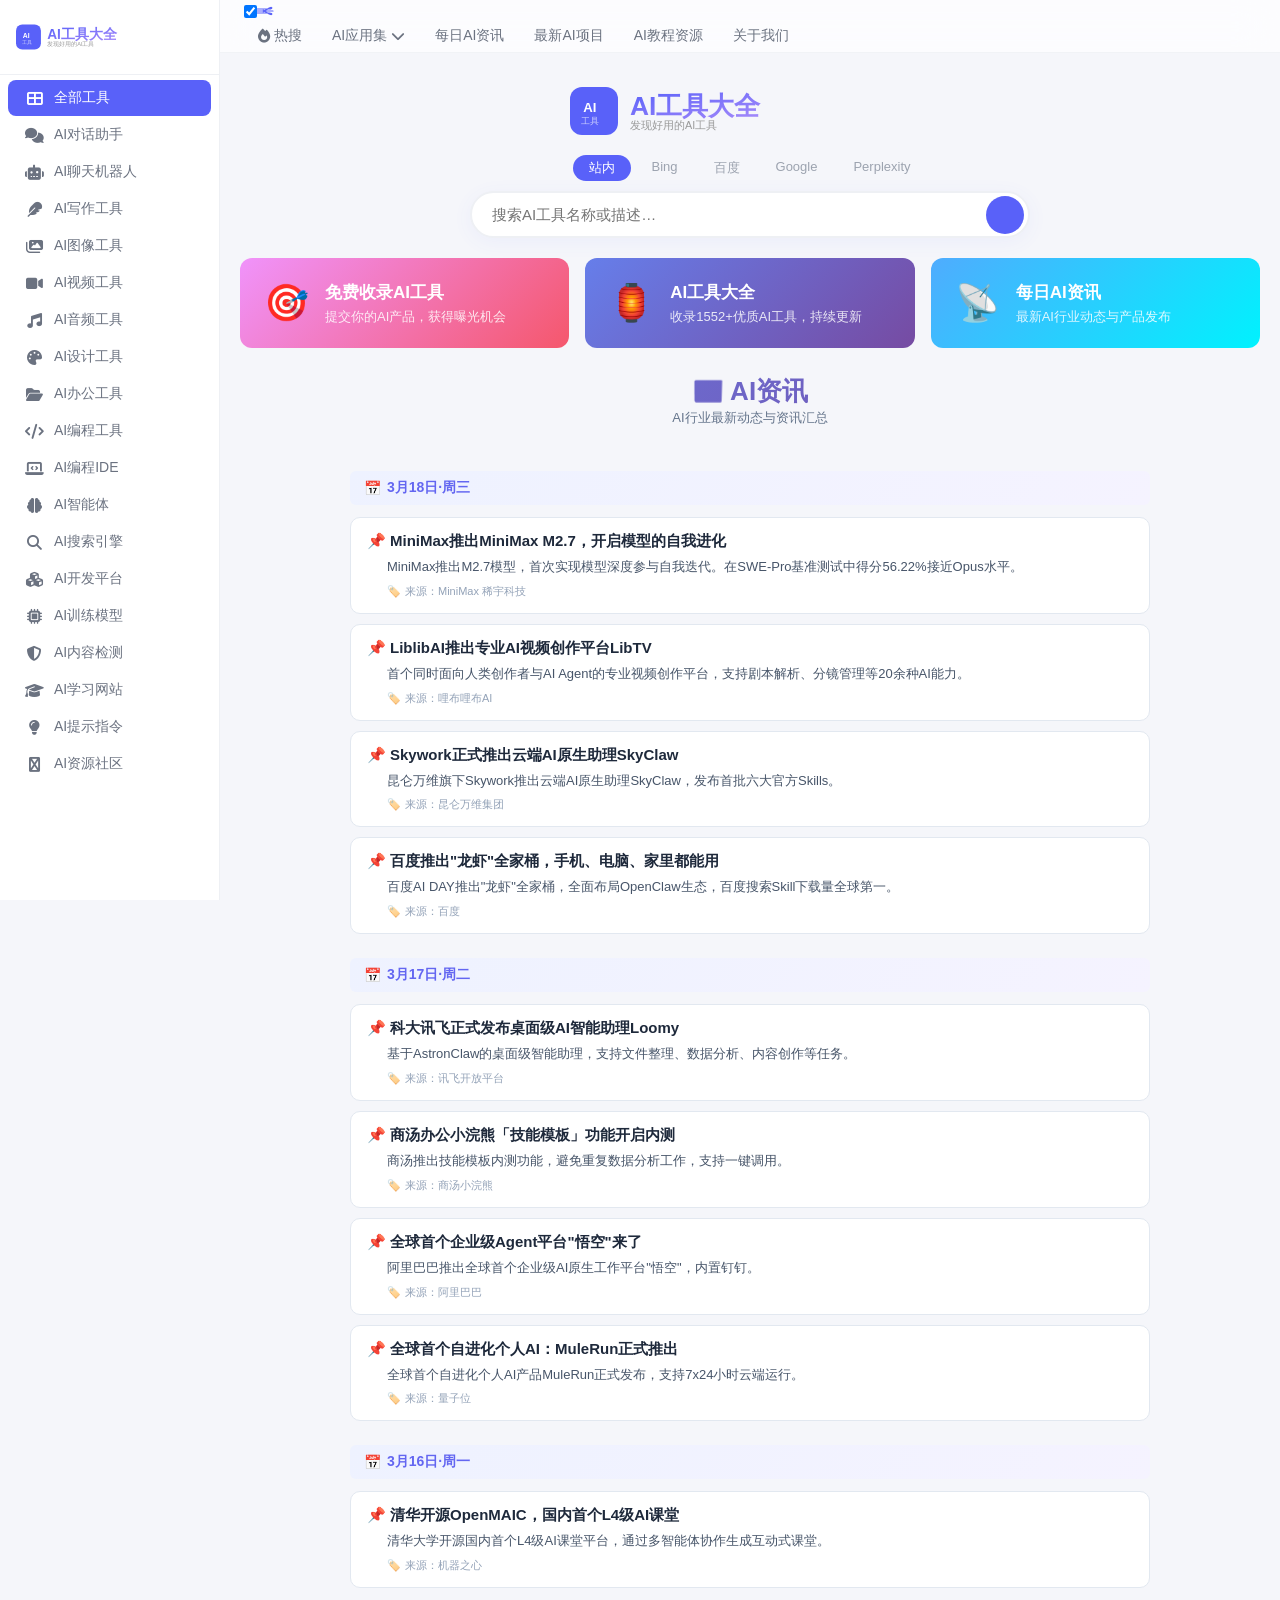
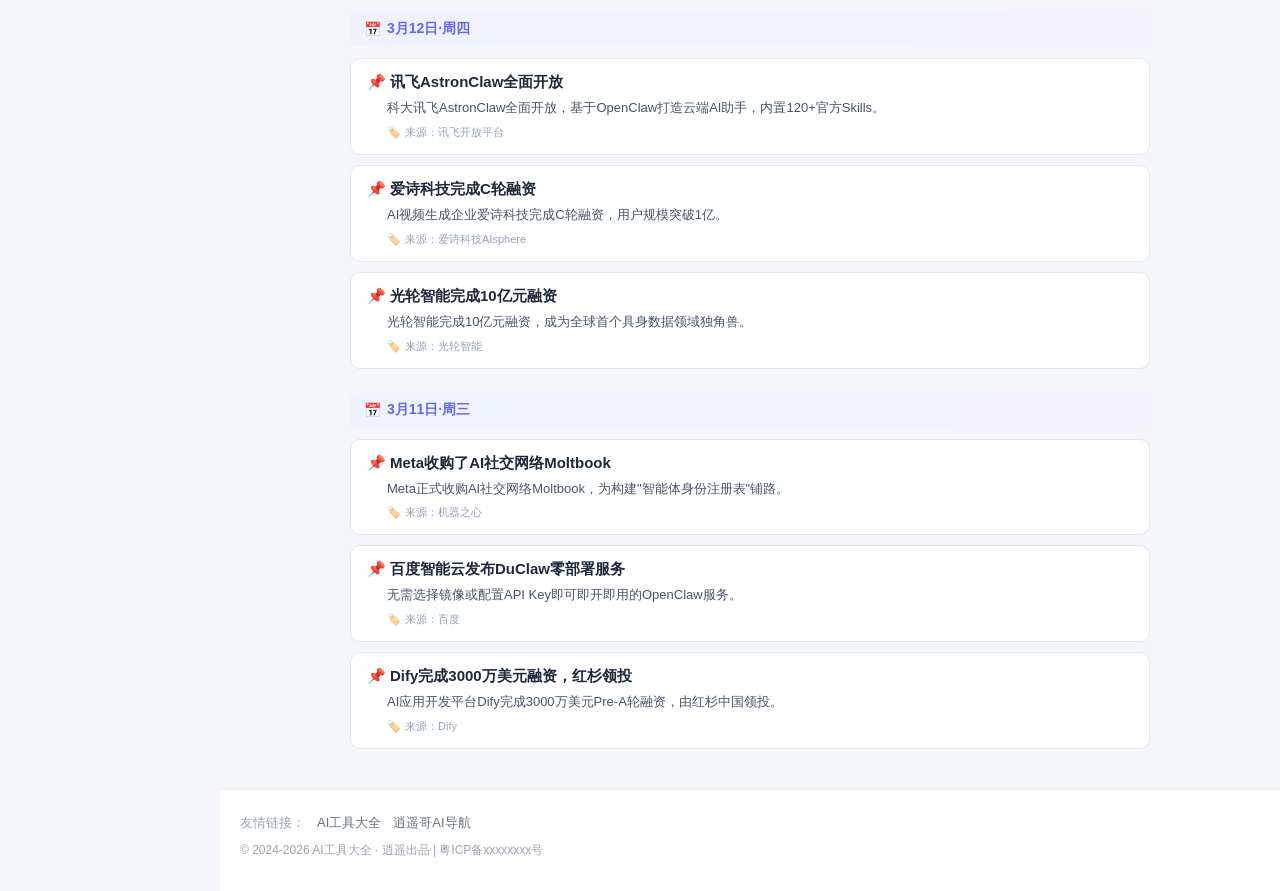
<file: news.html>
<!DOCTYPE html>
<html lang="zh-CN" class="io-grey-mode">
<head>
<meta charset="UTF-8">
<meta name="renderer" content="webkit"/>
<meta name="viewport" content="width=device-width, initial-scale=1.0, minimum-scale=1.0, maximum-scale=1.0, user-scalable=no">
<title>每日AI资讯 - AI工具大全</title>
<meta name="theme-color" content="#f9f9f9" />
<meta name="description" content="AI行业最新动态与资讯汇总" />
<link rel="shortcut icon" href="assets/favicon.png">
<link rel="stylesheet" href="https://cdnjs.cloudflare.com/ajax/libs/font-awesome/6.5.0/css/all.min.css">
<link rel="stylesheet" href="https://at.alicdn.com/t/c/font_4016659_bcqo253fh2d.css">
<link rel="stylesheet" href="style.css">
<style>
.news-list{max-width:800px;margin:0 auto!important;padding-top:10px}
.news-date{font-size:14px;font-weight:700;color:#6366f1;margin:24px 0 12px;padding:8px 14px;background:linear-gradient(135deg,#eef2ff,#f5f3ff);border-radius:6px;display:flex;align-items:center;gap:6px}
.news-date::before{content:"📅"}
.news-item{padding:14px 16px;margin-bottom:10px;background:#fff;border:1px solid #e2e8f0;border-radius:10px;text-decoration:none;display:block;transition:all .15s}
.news-item:hover{border-color:#c7d2fe;box-shadow:0 3px 12px rgba(99,102,241,.1);transform:translateY(-1px)}
.news-title{font-size:15px;font-weight:600;color:#1e293b;margin-bottom:6px}
.news-title::before{content:"📌";margin-right:4px}
.news-summary{font-size:13px;color:#475569;line-height:1.6;padding-left:20px}
.news-source{font-size:11px;color:#94a3b8;margin-top:6px;margin-left:20px}
.news-source::before{content:"🏷️";margin-right:4px}
</style>
</head>
<body>
<div id="sidebar" class="sticky sidebar-nav fade">
  <div class="modal-dialog h-100 sidebar-nav-inner">
    <div class="sidebar-logo border-bottom border-color">
      <div class="logo overflow-hidden">
        <a href="index.html"><img src="assets/logo-big.svg" height="40" alt="AI工具大全"></a>
      </div>
    </div>
    <div class="sidebar-menu flex-fill">
      <div class="sidebar-scroll">
        <div class="sidebar-menu-inner">
          <ul id="sidebarUl"></ul>
        </div>
      </div>
    </div>
  </div>
</div>

<div class="main-content flex-fill">
  <div class="page-header">
    <div class="navbar">
      <div class="container-fluid p-0 position-relative">
        <div class="header-mini-btn">
          <label><input id="mini-button" type="checkbox" checked="checked">
            <svg viewBox="0 0 100 100" xmlns="http://www.w3.org/2000/svg">
              <path class="line--1" d="M0 40h62c18 0 18-20-17 5L31 55"></path>
              <path class="line--2" d="M0 50h80"></path>
              <path class="line--3" d="M0 60h62c18 0 18 20-17-5L31 45"></path>
            </svg>
          </label>
        </div>
        <ul class="navbar-nav" id="topMenu">
          <li><a href="javascript:"><i class="fas fa-fire"></i> 热搜</a>
            <ul class="sub-menu" id="hotSearchMenu" style="display:none"></ul>
          </li>
          <li class="menu-item-has-children"><a href="javascript:">AI应用集 <i class="fas fa-chevron-down"></i></a>
            <ul class="sub-menu">
              <li><a href="javascript:" onclick="sw('all')">全部工具</a></li>
              <li><a href="javascript:" onclick="sw('conversation')">AI对话</a></li>
              <li><a href="javascript:" onclick="sw('image')">AI图像</a></li>
              <li><a href="javascript:" onclick="sw('video')">AI视频</a></li>
              <li><a href="javascript:" onclick="sw('writing')">AI写作</a></li>
              <li><a href="javascript:" onclick="sw('programming')">AI编程</a></li>
              <li><a href="javascript:" onclick="sw('agent')">AI智能体</a></li>
            </ul>
          </li>
          <li><a href="news.html">每日AI资讯</a></li>
          <li><a href="categories.html">最新AI项目</a></li>
          <li><a href="prompts.html">AI教程资源</a></li>
          <li><a href="about.html">关于我们</a></li>
        </ul>
      </div>
    </div>
  </div>

  <div class="header-big">
    <div class="s-search">
      <div class="text-center mb-2">
        <img src="assets/logo-big.svg" alt="AI工具大全" style="height:60px">
      </div>
      <div class="s-type-list text-center" id="sTypeList">
        <label class="active" data-type="local">站内</label>
        <label data-type="bing">Bing</label>
        <label data-type="baidu">百度</label>
        <label data-type="google">Google</label>
        <label data-type="perplexity">Perplexity</label>
      </div>
      <form action="javascript:void(0)" method="get" class="super-search-fm d-flex align-items-center">
        <input type="text" id="search-text" class="form-control smart-tips search-key" placeholder="搜索AI工具名称或描述…" style="outline:0" autocomplete="off">
        <button type="submit" id="btn_search" onclick="doSearch()"><i class="iconfont icon-search"></i></button>
      </form>
    </div>
  </div>

  <div class="container container-lg mb-3">
    <div class="info-cards-row">
      <a href="submit.html" class="info-card info-card-submit">
        <div class="info-card-icon">🎯</div>
        <div class="info-card-text">
          <h3>免费收录AI工具</h3>
          <p>提交你的AI产品，获得曝光机会</p>
        </div>
      </a>
      <a href="index.html" class="info-card info-card-brand">
        <div class="info-card-icon">🏮</div>
        <div class="info-card-text">
          <h3>AI工具大全</h3>
          <p>收录1552+优质AI工具，持续更新</p>
        </div>
      </a>
      <a href="news.html" class="info-card info-card-news">
        <div class="info-card-icon">📡</div>
        <div class="info-card-text">
          <h3>每日AI资讯</h3>
          <p>最新AI行业动态与产品发布</p>
        </div>
      </a>
    </div>
  </div>

  <div class="container container-lg">
    <div class="page-hero" style="text-align:center;padding:10px 0">
      <h1 style="font-size:26px;font-weight:800;background:linear-gradient(135deg,#667eea,#764ba2);-webkit-background-clip:text;-webkit-text-fill-color:transparent">📰 AI资讯</h1>
      <p style="color:#64748b;font-size:13px">AI行业最新动态与资讯汇总</p>
    </div>
    <div class="news-list">
      <div id="newsList"></div>
    </div>
  </div>

  <footer class="site-footer">
    <div class="container container-lg">
      <div class="footer-links">
        <span>友情链接：</span>
        <a href="https://ai-bot.cn" target="_blank">AI工具大全</a>
        <a href="https://www.aixiaoyaoge.top" target="_blank">逍遥哥AI导航</a>
      </div>
      <div class="footer-copyright">
        <p>© 2024-2026 AI工具大全 · 逍遥出品 | <a href="https://beian.miit.gov.cn" target="_blank">粤ICP备xxxxxxxx号</a></p>
      </div>
    </div>
  </footer>
</div>

<script src="data.js"></script>
<script src="app.js"></script>
<script>
(function() {
  // 侧边栏
  var catList = [
    {k:'all',n:'全部工具',i:'fa-th-large'},{k:'conversation',n:'AI对话',i:'fa-comments'},
    {k:'chatbot',n:'聊天机器人',i:'fa-robot'},{k:'writing',n:'AI写作',i:'fa-feather'},
    {k:'image',n:'AI图像',i:'fa-images'},{k:'video',n:'AI视频',i:'fa-video'},
    {k:'audio',n:'AI音频',i:'fa-music'},{k:'design',n:'AI设计',i:'fa-palette'},
    {k:'office',n:'AI办公',i:'fa-folder-open'},{k:'programming',n:'AI编程',i:'fa-code'},
    {k:'coding',n:'编程IDE',i:'fa-laptop-code'},{k:'agent',n:'AI智能体',i:'fa-brain'},
    {k:'search',n:'AI搜索',i:'fa-search'},{k:'framework',n:'开发平台',i:'fa-cubes'},
    {k:'models',n:'训练模型',i:'fa-microchip'},{k:'detection',n:'内容检测',i:'fa-shield-alt'},
    {k:'learning',n:'AI学习',i:'fa-graduation-cap'},{k:'prompt',n:'提示指令',i:'fa-lightbulb'},
    {k:'resource',n:'资源社区',i:'fa-hubspot'}
  ];
  var html = '';
  for (var i = 0; i < catList.length; i++) {
    html += '<li><a href="javascript:" onclick="sw(\'' + catList[i].k + '\')"><i class="fas ' + catList[i].i + '"></i><span>' + catList[i].n + '</span></a></li>';
  }
  document.getElementById('sidebarUl').innerHTML = html;
})();

// 新闻数据
var newsData = [
  {date:'3月18日·周三',title:'MiniMax推出MiniMax M2.7，开启模型的自我进化',summary:'MiniMax推出M2.7模型，首次实现模型深度参与自我迭代。在SWE-Pro基准测试中得分56.22%接近Opus水平。',source:'MiniMax 稀宇科技'},
  {date:'3月18日·周三',title:'LiblibAI推出专业AI视频创作平台LibTV',summary:'首个同时面向人类创作者与AI Agent的专业视频创作平台，支持剧本解析、分镜管理等20余种AI能力。',source:'哩布哩布AI'},
  {date:'3月18日·周三',title:'Skywork正式推出云端AI原生助理SkyClaw',summary:'昆仑万维旗下Skywork推出云端AI原生助理SkyClaw，发布首批六大官方Skills。',source:'昆仑万维集团'},
  {date:'3月18日·周三',title:'百度推出"龙虾"全家桶，手机、电脑、家里都能用',summary:'百度AI DAY推出"龙虾"全家桶，全面布局OpenClaw生态，百度搜索Skill下载量全球第一。',source:'百度'},
  {date:'3月17日·周二',title:'科大讯飞正式发布桌面级AI智能助理Loomy',summary:'基于AstronClaw的桌面级智能助理，支持文件整理、数据分析、内容创作等任务。',source:'讯飞开放平台'},
  {date:'3月17日·周二',title:'商汤办公小浣熊「技能模板」功能开启内测',summary:'商汤推出技能模板内测功能，避免重复数据分析工作，支持一键调用。',source:'商汤小浣熊'},
  {date:'3月17日·周二',title:'全球首个企业级Agent平台"悟空"来了',summary:'阿里巴巴推出全球首个企业级AI原生工作平台"悟空"，内置钉钉。',source:'阿里巴巴'},
  {date:'3月17日·周二',title:'全球首个自进化个人AI：MuleRun正式推出',summary:'全球首个自进化个人AI产品MuleRun正式发布，支持7x24小时云端运行。',source:'量子位'},
  {date:'3月16日·周一',title:'清华开源OpenMAIC，国内首个L4级AI课堂',summary:'清华大学开源国内首个L4级AI课堂平台，通过多智能体协作生成互动式课堂。',source:'机器之心'},
  {date:'3月12日·周四',title:'讯飞AstronClaw全面开放',summary:'科大讯飞AstronClaw全面开放，基于OpenClaw打造云端AI助手，内置120+官方Skills。',source:'讯飞开放平台'},
  {date:'3月12日·周四',title:'爱诗科技完成C轮融资',summary:'AI视频生成企业爱诗科技完成C轮融资，用户规模突破1亿。',source:'爱诗科技AIsphere'},
  {date:'3月12日·周四',title:'光轮智能完成10亿元融资',summary:'光轮智能完成10亿元融资，成为全球首个具身数据领域独角兽。',source:'光轮智能'},
  {date:'3月11日·周三',title:'Meta收购了AI社交网络Moltbook',summary:'Meta正式收购AI社交网络Moltbook，为构建"智能体身份注册表"铺路。',source:'机器之心'},
  {date:'3月11日·周三',title:'百度智能云发布DuClaw零部署服务',summary:'无需选择镜像或配置API Key即可即开即用的OpenClaw服务。',source:'百度'},
  {date:'3月11日·周三',title:'Dify完成3000万美元融资，红杉领投',summary:'AI应用开发平台Dify完成3000万美元Pre-A轮融资，由红杉中国领投。',source:'Dify'}
];

(function() {
  var list = document.getElementById('newsList');
  var html = '';
  var currentDate = '';
  for (var i = 0; i < newsData.length; i++) {
    var n = newsData[i];
    if (n.date !== currentDate) {
      currentDate = n.date;
      html += '<div class="news-date">' + n.date + '</div>';
    }
    html += '<div class="news-item">';
    html += '<div class="news-title">' + n.title + '</div>';
    html += '<div class="news-summary">' + n.summary + '</div>';
    html += '<div class="news-source">来源：' + n.source + '</div>';
    html += '</div>';
  }
  list.innerHTML = html;
})();
</script>
</body>
</html>
</file>
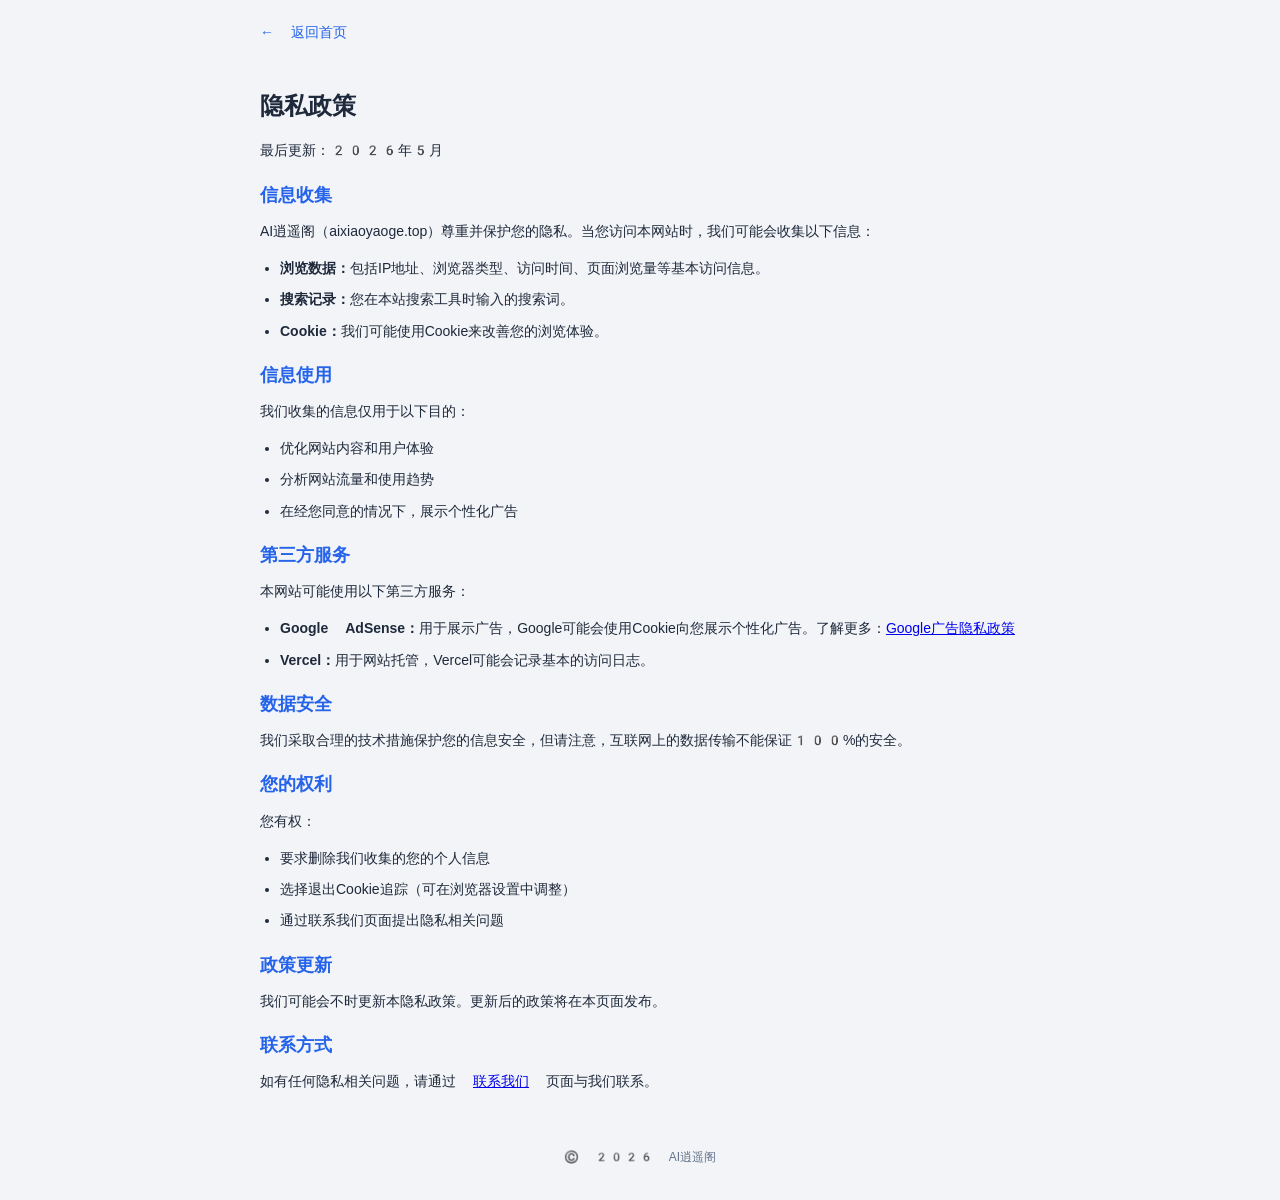
<file: privacy.html>
<!DOCTYPE html>
<html lang="zh-CN">
<head>
<script async src="https://pagead2.googlesyndication.com/pagead/js/adsbygoogle.js?client=ca-pub-4192236532369703" crossorigin="anonymous"></script>
<meta charset="UTF-8">
<meta name="viewport" content="width=device-width, initial-scale=1.0">
<title>隐私政策 - AI逍遥阁</title>
<style>
*{margin:0;padding:0;box-sizing:border-box}
body{font-family:-apple-system,BlinkMacSystemFont,"Segoe UI",Roboto,"Noto Color Emoji","Apple Color Emoji",sans-serif;background:#f2f4f7;color:#1e293b;font-size:14px;line-height:1.8}
.container{max-width:800px;margin:0 auto;padding:20px}
h1{font-size:24px;margin:20px 0 10px}
h2{font-size:18px;margin:15px 0 8px;color:#2563eb}
p{margin-bottom:12px}
.back{display:inline-block;margin-bottom:20px;color:#2563eb;text-decoration:none}
.back:hover{text-decoration:underline}
.footer{text-align:center;padding:20px;color:#64748b;font-size:12px}
ul{margin-bottom:12px;padding-left:20px}
li{margin-bottom:6px}
</style>
  <script async src="https://pagead2.googlesyndication.com/pagead/js/adsbygoogle.js?client=ca-pub-4192236532369703" crossorigin="anonymous"></script>
</head>
<body>
<div class="container">
<a href="/" class="back">← 返回首页</a>
<h1>隐私政策</h1>
<p>最后更新：2026年5月</p>

<h2>信息收集</h2>
<p>AI逍遥阁（aixiaoyaoge.top）尊重并保护您的隐私。当您访问本网站时，我们可能会收集以下信息：</p>
<ul>
  <li><strong>浏览数据：</strong>包括IP地址、浏览器类型、访问时间、页面浏览量等基本访问信息。</li>
  <li><strong>搜索记录：</strong>您在本站搜索工具时输入的搜索词。</li>
  <li><strong>Cookie：</strong>我们可能使用Cookie来改善您的浏览体验。</li>
</ul>

<h2>信息使用</h2>
<p>我们收集的信息仅用于以下目的：</p>
<ul>
  <li>优化网站内容和用户体验</li>
  <li>分析网站流量和使用趋势</li>
  <li>在经您同意的情况下，展示个性化广告</li>
</ul>

<h2>第三方服务</h2>
<p>本网站可能使用以下第三方服务：</p>
<ul>
  <li><strong>Google AdSense：</strong>用于展示广告，Google可能会使用Cookie向您展示个性化广告。了解更多：<a href="https://policies.google.com/technologies/ads" target="_blank">Google广告隐私政策</a></li>
  <li><strong>Vercel：</strong>用于网站托管，Vercel可能会记录基本的访问日志。</li>
</ul>

<h2>数据安全</h2>
<p>我们采取合理的技术措施保护您的信息安全，但请注意，互联网上的数据传输不能保证100%的安全。</p>

<h2>您的权利</h2>
<p>您有权：</p>
<ul>
  <li>要求删除我们收集的您的个人信息</li>
  <li>选择退出Cookie追踪（可在浏览器设置中调整）</li>
  <li>通过联系我们页面提出隐私相关问题</li>
</ul>

<h2>政策更新</h2>
<p>我们可能会不时更新本隐私政策。更新后的政策将在本页面发布。</p>

<h2>联系方式</h2>
<p>如有任何隐私相关问题，请通过 <a href="/contact.html">联系我们</a> 页面与我们联系。</p>
</div>
<div class="footer">
<p>&copy; 2026 AI逍遥阁</p>
</div>
</body>
</html>
</file>
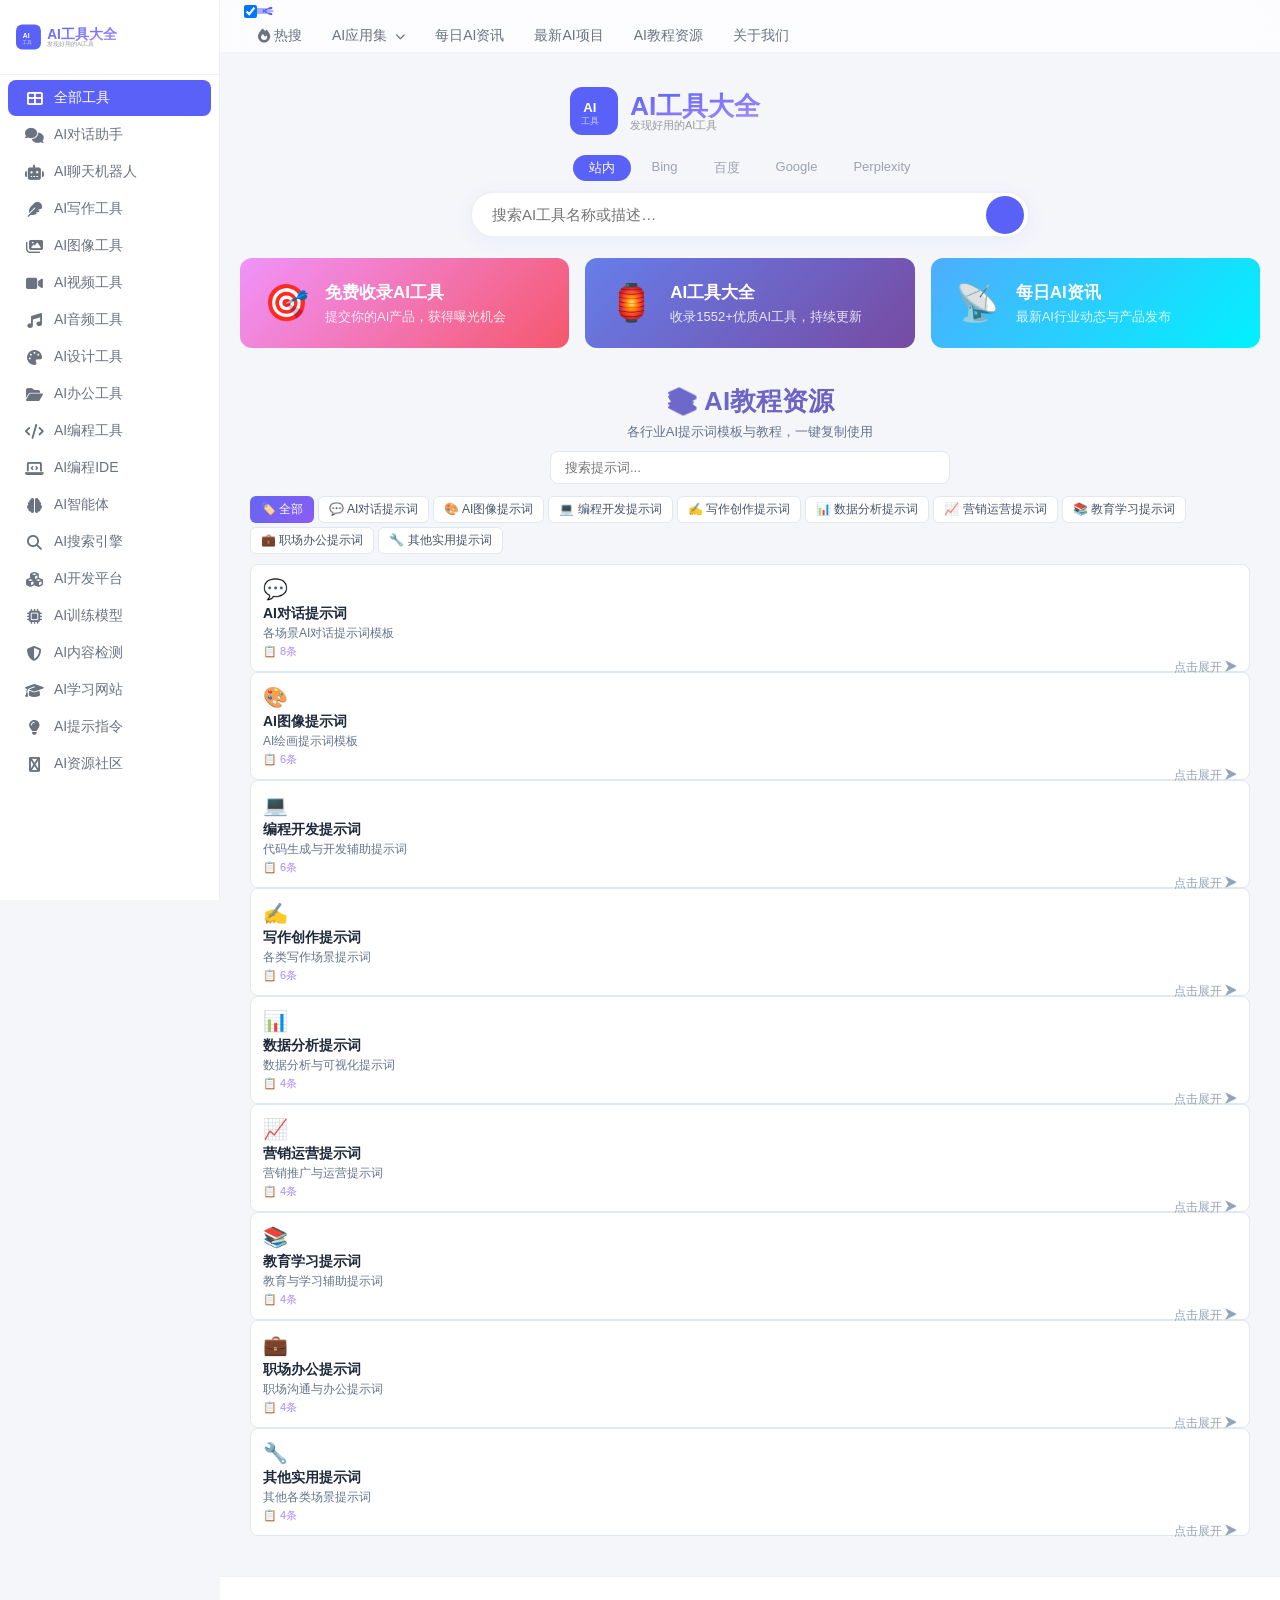
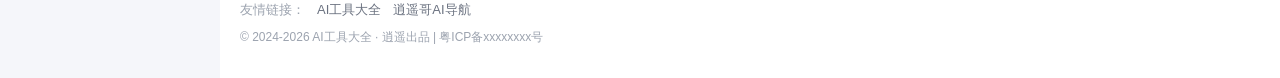
<file: prompts.html>
<!DOCTYPE html>
<html lang="zh-CN" class="io-grey-mode">
<head>
<meta charset="UTF-8">
<meta name="renderer" content="webkit"/>
<meta name="viewport" content="width=device-width, initial-scale=1.0, minimum-scale=1.0, maximum-scale=1.0, user-scalable=no">
<title>AI教程资源 - AI工具大全</title>
<meta name="theme-color" content="#f9f9f9" />
<meta name="description" content="AI教程资源、学习资料汇总" />
<link rel="shortcut icon" href="assets/favicon.png">
<link rel="stylesheet" href="https://cdnjs.cloudflare.com/ajax/libs/font-awesome/6.5.0/css/all.min.css">
<link rel="stylesheet" href="https://at.alicdn.com/t/c/font_4016659_bcqo253fh2d.css">
<link rel="stylesheet" href="style.css">
<style>
.prompt-cont{max-width:1000px;margin:0 auto;padding-top:10px}
.prompt-hero{text-align:center;padding:10px 0}
.prompt-hero h1{font-size:26px;font-weight:800;background:linear-gradient(135deg,#667eea,#764ba2);-webkit-background-clip:text;-webkit-text-fill-color:transparent;margin-bottom:4px}
.prompt-hero p{color:#64748b;font-size:13px}
.prompt-search{margin:0 auto 12px;max-width:400px}
.prompt-search input{width:100%;padding:8px 14px;border:1px solid #e2e8f0;border-radius:8px;outline:none;font-size:13px;background:#fff}
.prompt-search input:focus{border-color:#667eea;box-shadow:0 0 0 3px rgba(102,126,234,.12)}
.prompt-grid{display:grid;grid-template-columns:repeat(auto-fill,minmax(240px,1fr));gap:8px}
.prompt-card{padding:12px;background:#fff;border:1px solid #e2e8f0;border-radius:8px;cursor:pointer;transition:all .15s}
.prompt-card:hover{border-color:#c4b5fd;box-shadow:0 3px 10px rgba(99,102,241,.1);transform:translateY(-1px)}
.prompt-card .p-icon{font-size:20px;margin-bottom:4px}
.prompt-card .p-name{font-size:14px;font-weight:600;color:#1e293b}
.prompt-card .p-desc{font-size:12px;color:#64748b;margin-top:2px}
.prompt-card .p-count{font-size:11px;color:#a78bfa;margin-top:2px}
.prompt-detail{display:none;margin-top:8px}
.prompt-detail.show{display:block}
.prompt-detail .p-item{padding:10px 12px;margin-bottom:6px;background:#f8fafc;border:1px solid #e2e8f0;border-radius:6px}
.prompt-detail .p-item .p-title{font-size:13px;font-weight:600;color:#1e293b}
.prompt-detail .p-item .p-content{font-size:12px;color:#475569;margin-top:4px;line-height:1.6;white-space:pre-wrap}
.prompt-detail .p-item .copy-btn{padding:3px 10px;background:linear-gradient(135deg,#667eea,#764ba2);color:#fff;border:none;border-radius:4px;font-size:11px;cursor:pointer;margin-top:4px}
.prompt-detail .p-item .copy-btn:hover{opacity:.9}
.prompt-back{display:none;margin-bottom:10px;color:#667eea;cursor:pointer;font-size:13px;background:none;border:none}
.prompt-back.show{display:inline-block}
.tag-bar{display:flex;flex-wrap:wrap;gap:4px;margin-bottom:10px}
.tag-btn{padding:4px 10px;border:1px solid #e2e8f0;border-radius:6px;background:#fff;font-size:12px;cursor:pointer;color:#475569}
.tag-btn:hover{border-color:#a78bfa;background:#f5f3ff}
.tag-btn.active{background:linear-gradient(135deg,#6366f1,#8b5cf6);color:#fff;border-color:transparent}
</style>
</head>
<body>
<div id="sidebar" class="sticky sidebar-nav fade">
  <div class="modal-dialog h-100 sidebar-nav-inner">
    <div class="sidebar-logo border-bottom border-color">
      <div class="logo overflow-hidden">
        <a href="index.html"><img src="assets/logo-big.svg" height="40" alt="AI工具大全"></a>
      </div>
    </div>
    <div class="sidebar-menu flex-fill">
      <div class="sidebar-scroll">
        <div class="sidebar-menu-inner">
          <ul id="sidebarUl"></ul>
        </div>
      </div>
    </div>
  </div>
</div>

<div class="main-content flex-fill">
  <div class="page-header">
    <div class="navbar">
      <div class="container-fluid p-0 position-relative">
        <div class="header-mini-btn">
          <label><input id="mini-button" type="checkbox" checked="checked">
            <svg viewBox="0 0 100 100" xmlns="http://www.w3.org/2000/svg">
              <path class="line--1" d="M0 40h62c18 0 18-20-17 5L31 55"></path>
              <path class="line--2" d="M0 50h80"></path>
              <path class="line--3" d="M0 60h62c18 0 18 20-17-5L31 45"></path>
            </svg>
          </label>
        </div>
        <ul class="navbar-nav" id="topMenu">
          <li><a href="javascript:"><i class="fas fa-fire"></i> 热搜</a>
            <ul class="sub-menu" id="hotSearchMenu" style="display:none"></ul>
          </li>
          <li class="menu-item-has-children"><a href="javascript:">AI应用集 <i class="fas fa-chevron-down" style="font-size:10px;margin-left:4px"></i></a>
            <ul class="sub-menu">
              <li><a href="javascript:" onclick="sw('all')">全部工具</a></li>
              <li><a href="javascript:" onclick="sw('conversation')">AI对话</a></li>
              <li><a href="javascript:" onclick="sw('image')">AI图像</a></li>
              <li><a href="javascript:" onclick="sw('video')">AI视频</a></li>
              <li><a href="javascript:" onclick="sw('writing')">AI写作</a></li>
              <li><a href="javascript:" onclick="sw('programming')">AI编程</a></li>
              <li><a href="javascript:" onclick="sw('agent')">AI智能体</a></li>
            </ul>
          </li>
          <li><a href="news.html">每日AI资讯</a></li>
          <li><a href="categories.html">最新AI项目</a></li>
          <li><a href="prompts.html">AI教程资源</a></li>
          <li><a href="about.html">关于我们</a></li>
        </ul>
      </div>
    </div>
  </div>

  <div class="header-big">
    <div class="s-search">
      <div class="text-center mb-2">
        <img src="assets/logo-big.svg" alt="AI工具大全" style="height:60px">
      </div>
      <div class="s-type-list text-center" id="sTypeList">
        <label class="active" data-type="local">站内</label>
        <label data-type="bing">Bing</label>
        <label data-type="baidu">百度</label>
        <label data-type="google">Google</label>
        <label data-type="perplexity">Perplexity</label>
      </div>
      <form action="javascript:void(0)" method="get" class="super-search-fm d-flex align-items-center">
        <input type="text" id="search-text" class="form-control smart-tips search-key" placeholder="搜索AI工具名称或描述…" style="outline:0" autocomplete="off">
        <button type="submit" id="btn_search" onclick="doSearch()"><i class="iconfont icon-search"></i></button>
      </form>
    </div>
  </div>

  <div class="container container-lg mb-3">
    <div class="info-cards-row">
      <a href="submit.html" class="info-card info-card-submit">
        <div class="info-card-icon">🎯</div>
        <div class="info-card-text">
          <h3>免费收录AI工具</h3>
          <p>提交你的AI产品，获得曝光机会</p>
        </div>
      </a>
      <a href="index.html" class="info-card info-card-brand">
        <div class="info-card-icon">🏮</div>
        <div class="info-card-text">
          <h3>AI工具大全</h3>
          <p>收录1552+优质AI工具，持续更新</p>
        </div>
      </a>
      <a href="news.html" class="info-card info-card-news">
        <div class="info-card-icon">📡</div>
        <div class="info-card-text">
          <h3>每日AI资讯</h3>
          <p>最新AI行业动态与产品发布</p>
        </div>
      </a>
    </div>
  </div>

  <div class="container container-lg">
    <div class="prompt-cont">
      <div class="prompt-hero">
        <h1>📚 AI教程资源</h1>
        <p>各行业AI提示词模板与教程，一键复制使用</p>
      </div>
      <div class="prompt-search">
        <input id="promptSearch" type="text" placeholder="搜索提示词..." oninput="filterPrompts()" onkeydown="if(event.key==='Enter')filterPrompts()">
      </div>
      <div class="tag-bar" id="tagBar"></div>
      <button class="prompt-back" id="promptBack" onclick="backToList()">← 返回分类列表</button>
      <div id="promptContainer"></div>
    </div>
  </div>

  <footer class="site-footer">
    <div class="container container-lg">
      <div class="footer-links">
        <span>友情链接：</span>
        <a href="https://ai-bot.cn" target="_blank">AI工具大全</a>
        <a href="https://www.aixiaoyaoge.top" target="_blank">逍遥哥AI导航</a>
      </div>
      <div class="footer-copyright">
        <p>© 2024-2026 AI工具大全 · 逍遥出品 | <a href="https://beian.miit.gov.cn" target="_blank">粤ICP备xxxxxxxx号</a></p>
      </div>
    </div>
  </footer>
</div>

<script src="data.js"></script>
<script src="app.js"></script>
<script src="prompts_data.js"></script>
<script>
(function() {
  var catList = [
    {k:'all',n:'全部工具',i:'fa-th-large'},{k:'conversation',n:'AI对话',i:'fa-comments'},
    {k:'chatbot',n:'聊天机器人',i:'fa-robot'},{k:'writing',n:'AI写作',i:'fa-feather'},
    {k:'image',n:'AI图像',i:'fa-images'},{k:'video',n:'AI视频',i:'fa-video'},
    {k:'audio',n:'AI音频',i:'fa-music'},{k:'design',n:'AI设计',i:'fa-palette'},
    {k:'office',n:'AI办公',i:'fa-folder-open'},{k:'programming',n:'AI编程',i:'fa-code'},
    {k:'coding',n:'编程IDE',i:'fa-laptop-code'},{k:'agent',n:'AI智能体',i:'fa-brain'},
    {k:'search',n:'AI搜索',i:'fa-search'},{k:'framework',n:'开发平台',i:'fa-cubes'},
    {k:'models',n:'训练模型',i:'fa-microchip'},{k:'detection',n:'内容检测',i:'fa-shield-alt'},
    {k:'learning',n:'AI学习',i:'fa-graduation-cap'},{k:'prompt',n:'提示指令',i:'fa-lightbulb'},
    {k:'resource',n:'资源社区',i:'fa-hubspot'}
  ];
  var html = '';
  for (var i = 0; i < catList.length; i++) {
    html += '<li><a href="javascript:" onclick="sw(\'' + catList[i].k + '\')"><i class="fas ' + catList[i].i + '"></i><span>' + catList[i].n + '</span></a></li>';
  }
  document.getElementById('sidebarUl').innerHTML = html;
})();

var currentTag = 'all';
function filterPrompts() {
  var q = (document.getElementById('promptSearch').value || '').trim().toLowerCase();
  var container = document.getElementById('promptContainer');
  var tagBar = document.getElementById('tagBar');
  var html = '';
  var tagHtml = '<button class="tag-btn' + (currentTag === 'all' ? ' active' : '') + '" onclick="currentTag=\'all\';filterPrompts()">🏷️ 全部</button>';
  for (var i = 0; i < PROMPTS_DATA.length; i++) {
    var p = PROMPTS_DATA[i];
    tagHtml += '<button class="tag-btn' + (currentTag === p.k ? ' active' : '') + '" onclick="currentTag=\'' + p.k + '\';filterPrompts()">' + p.i + ' ' + p.n + '</button>';
    if (currentTag !== 'all' && currentTag !== p.k) continue;
    var items = p.items;
    if (q) {
      items = [];
      for (var j = 0; j < p.items.length; j++) {
        if (p.items[j].t.toLowerCase().indexOf(q) >= 0 || p.items[j].c.toLowerCase().indexOf(q) >= 0) items.push(p.items[j]);
      }
    }
    if (items.length === 0) continue;
    html += '<div class="prompt-card" onclick="toggleDetail(\'pd' + i + '\')"><div class="p-icon">' + p.i + '</div><div class="p-name">' + p.n + '</div><div class="p-desc">' + p.d + '</div><div class="p-count">📋 ' + items.length + '条</div><span style="float:right;color:#94a3b8;font-size:12px">点击展开 ➤</span></div>';
    html += '<div class="prompt-detail" id="pd' + i + '">';
    for (var j = 0; j < items.length; j++) {
      var it = items[j];
      html += '<div class="p-item"><div class="p-title">' + it.t + '</div><div class="p-content" id="pc' + i + '_' + j + '">' + it.c + '</div><button class="copy-btn" onclick="copyPrompt(\'pc' + i + '_' + j + '\')">📋 复制</button></div>';
    }
    html += '</div>';
  }
  tagBar.innerHTML = tagHtml;
  container.innerHTML = html || '<div style="text-align:center;padding:20px;color:#94a3b8">没有找到匹配的提示词</div>';
}
function toggleDetail(id) { var el = document.getElementById(id); if (el) { el.classList.toggle('show'); document.getElementById('promptBack').classList.toggle('show', !!document.querySelector('.prompt-detail.show')); } }
function backToList() { document.querySelectorAll('.prompt-detail.show').forEach(function(e){e.classList.remove('show')}); document.getElementById('promptBack').classList.remove('show'); }
function copyPrompt(id) { var el = document.getElementById(id); if (!el) return; var text = el.textContent; var ta = document.createElement('textarea'); ta.value = text; document.body.appendChild(ta); ta.select(); document.execCommand('copy'); document.body.removeChild(ta); alert('✅ 已复制到剪贴板'); }
filterPrompts();
</script>
</body>
</html>
</file>
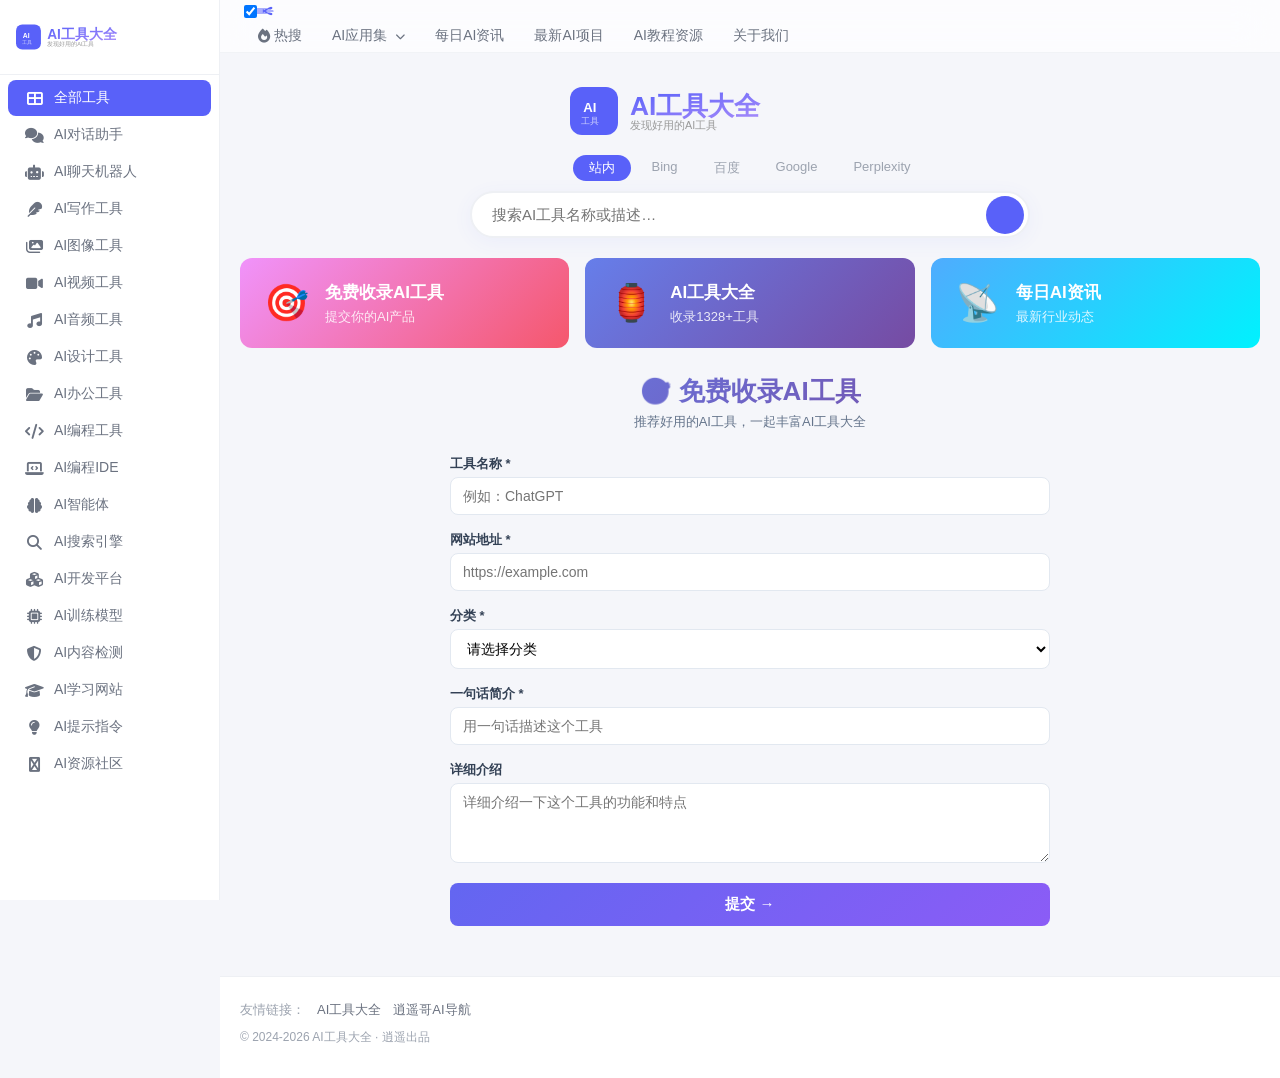
<file: submit.html>
<!DOCTYPE html>
<html lang="zh-CN" class="io-grey-mode">
<head>
<meta charset="UTF-8">
<meta name="renderer" content="webkit"/>
<meta name="viewport" content="width=device-width, initial-scale=1.0, minimum-scale=1.0, maximum-scale=1.0, user-scalable=no">
<title>免费收录AI工具 - AI工具大全</title>
<meta name="theme-color" content="#f9f9f9" />
<link rel="shortcut icon" href="assets/favicon.png">
<link rel="stylesheet" href="https://cdnjs.cloudflare.com/ajax/libs/font-awesome/6.5.0/css/all.min.css">
<link rel="stylesheet" href="https://at.alicdn.com/t/c/font_4016659_bcqo253fh2d.css">
<link rel="stylesheet" href="style.css">
<style>
.submit-page{max-width:600px;margin:0 auto;padding:10px 0}
.submit-page h1{font-size:26px;font-weight:800;background:linear-gradient(135deg,#667eea,#764ba2);-webkit-background-clip:text;-webkit-text-fill-color:transparent;margin-bottom:4px;text-align:center}
.submit-page .sub{text-align:center;color:#64748b;font-size:13px;margin-bottom:24px}
.form-group{margin-bottom:16px}
.form-group label{display:block;font-size:13px;font-weight:600;margin-bottom:4px;color:#334155}
.form-group input,.form-group select,.form-group textarea{width:100%;padding:10px 12px;border:1.5px solid #e2e8f0;border-radius:8px;font-size:14px;outline:none;font-family:inherit;background:#fff}
.form-group input:focus,.form-group select:focus,.form-group textarea:focus{border-color:#6366f1;box-shadow:0 0 0 3px rgba(99,102,241,.1)}
.form-group textarea{min-height:80px;resize:vertical}
.submit-btn{width:100%;padding:12px;background:linear-gradient(135deg,#6366f1,#8b5cf6);color:#fff;border:none;border-radius:8px;font-size:15px;font-weight:600;cursor:pointer}
.submit-btn:hover{opacity:.9}
.success-msg{display:none;padding:20px;background:#f0fdf4;border:1px solid #86efac;border-radius:12px;text-align:center;color:#166534;margin-top:20px;font-size:15px}
</style>
</head>
<body>
<div id="sidebar" class="sticky sidebar-nav fade">
  <div class="modal-dialog h-100 sidebar-nav-inner">
    <div class="sidebar-logo border-bottom border-color">
      <div class="logo overflow-hidden">
        <a href="index.html"><img src="assets/logo-big.svg" height="40" alt="AI工具大全"></a>
      </div>
    </div>
    <div class="sidebar-menu flex-fill">
      <div class="sidebar-scroll">
        <div class="sidebar-menu-inner">
          <ul id="sidebarUl"></ul>
        </div>
      </div>
    </div>
  </div>
</div>

<div class="main-content flex-fill">
  <div class="page-header"><div class="navbar"><div class="container-fluid p-0 position-relative">
    <div class="header-mini-btn"><label><input id="mini-button" type="checkbox" checked><svg viewBox="0 0 100 100"><path class="line--1" d="M0 40h62c18 0 18-20-17 5L31 55"></path><path class="line--2" d="M0 50h80"></path><path class="line--3" d="M0 60h62c18 0 18 20-17-5L31 45"></path></svg></label></div>
    <ul class="navbar-nav" id="topMenu">
      <li><a href="javascript:"><i class="fas fa-fire"></i>热搜</a><ul class="sub-menu" style="display:none"></ul></li>
      <li class="menu-item-has-children"><a href="javascript:">AI应用集 <i class="fas fa-chevron-down" style="font-size:10px;margin-left:4px"></i></a>
        <ul class="sub-menu"><li><a href="javascript:" onclick="sw('all')">全部工具</a></li><li><a href="javascript:" onclick="sw('conversation')">AI对话</a></li><li><a href="javascript:" onclick="sw('image')">AI图像</a></li><li><a href="javascript:" onclick="sw('video')">AI视频</a></li><li><a href="javascript:" onclick="sw('writing')">AI写作</a></li><li><a href="javascript:" onclick="sw('programming')">AI编程</a></li><li><a href="javascript:" onclick="sw('agent')">AI智能体</a></li></ul>
      </li>
      <li><a href="news.html">每日AI资讯</a></li>
      <li><a href="categories.html">最新AI项目</a></li>
      <li><a href="prompts.html">AI教程资源</a></li>
      <li><a href="about.html">关于我们</a></li>
    </ul>
  </div></div></div>
  <div class="header-big"><div class="s-search"><div class="text-center mb-2"><img src="assets/logo-big.svg" alt="AI工具大全" style="height:60px"></div>
    <div class="s-type-list text-center"><label class="active" data-type="local">站内</label><label data-type="bing">Bing</label><label data-type="baidu">百度</label><label data-type="google">Google</label><label data-type="perplexity">Perplexity</label></div>
    <form action="javascript:void(0)" method="get" class="super-search-fm d-flex align-items-center">
      <input type="text" id="search-text" class="form-control smart-tips search-key" placeholder="搜索AI工具名称或描述…" autocomplete="off">
      <button type="submit" onclick="doSearch()"><i class="iconfont icon-search"></i></button>
    </form>
  </div></div>
  <div class="container container-lg mb-3"><div class="info-cards-row">
    <a href="submit.html" class="info-card info-card-submit"><div class="info-card-icon">🎯</div><div class="info-card-text"><h3>免费收录AI工具</h3><p>提交你的AI产品</p></div></a>
    <a href="index.html" class="info-card info-card-brand"><div class="info-card-icon">🏮</div><div class="info-card-text"><h3>AI工具大全</h3><p>收录1328+工具</p></div></a>
    <a href="news.html" class="info-card info-card-news"><div class="info-card-icon">📡</div><div class="info-card-text"><h3>每日AI资讯</h3><p>最新行业动态</p></div></a>
  </div></div>
  <div class="container container-lg">
    <div class="submit-page">
      <h1>🎯 免费收录AI工具</h1>
      <p class="sub">推荐好用的AI工具，一起丰富AI工具大全</p>
      <form id="submitForm">
        <div class="form-group"><label>工具名称 *</label><input type="text" name="name" required placeholder="例如：ChatGPT"></div>
        <div class="form-group"><label>网站地址 *</label><input type="url" name="url" required placeholder="https://example.com"></div>
        <div class="form-group"><label>分类 *</label><select name="category" required><option value="">请选择分类</option><option value="conversation">AI对话</option><option value="image">AI图像</option><option value="video">AI视频</option><option value="audio">AI音频</option><option value="coding">AI编程</option><option value="office">AI办公</option><option value="resource">资源社区</option></select></div>
        <div class="form-group"><label>一句话简介 *</label><input type="text" name="desc" required placeholder="用一句话描述这个工具"></div>
        <div class="form-group"><label>详细介绍</label><textarea name="intro" placeholder="详细介绍一下这个工具的功能和特点"></textarea></div>
        <button type="submit" class="submit-btn">提交 →</button>
      </form>
      <div class="success-msg" id="successMsg">✅ 提交成功！感谢你的推荐 🏮<br><small>我们会尽快审核收录</small></div>
    </div>
  </div>
  <footer class="site-footer"><div class="container container-lg">
    <div class="footer-links"><span>友情链接：</span><a href="https://ai-bot.cn" target="_blank">AI工具大全</a><a href="https://www.aixiaoyaoge.top" target="_blank">逍遥哥AI导航</a></div>
    <div class="footer-copyright"><p>© 2024-2026 AI工具大全 · 逍遥出品</p></div>
  </div></footer>
</div>
<script src="data.js"></script><script src="app.js"></script>
<script>
(function(){var cl=[{k:'all',n:'全部工具',i:'fa-th-large'},{k:'conversation',n:'AI对话',i:'fa-comments'},{k:'chatbot',n:'聊天机器人',i:'fa-robot'},{k:'writing',n:'AI写作',i:'fa-feather'},{k:'image',n:'AI图像',i:'fa-images'},{k:'video',n:'AI视频',i:'fa-video'},{k:'audio',n:'AI音频',i:'fa-music'},{k:'design',n:'AI设计',i:'fa-palette'},{k:'office',n:'AI办公',i:'fa-folder-open'},{k:'programming',n:'AI编程',i:'fa-code'},{k:'coding',n:'编程IDE',i:'fa-laptop-code'},{k:'agent',n:'AI智能体',i:'fa-brain'},{k:'search',n:'AI搜索',i:'fa-search'},{k:'framework',n:'开发平台',i:'fa-cubes'},{k:'models',n:'训练模型',i:'fa-microchip'},{k:'detection',n:'内容检测',i:'fa-shield-alt'},{k:'learning',n:'AI学习',i:'fa-graduation-cap'},{k:'prompt',n:'提示指令',i:'fa-lightbulb'},{k:'resource',n:'资源社区',i:'fa-hubspot'}];var h='';for(var i=0;i<cl.length;i++){h+='<li><a href="javascript:" onclick="sw(\''+cl[i].k+'\')"><i class="fas '+cl[i].i+'"></i><span>'+cl[i].n+'</span></a></li>'}document.getElementById('sidebarUl').innerHTML=h})();
document.getElementById('submitForm').addEventListener('submit',function(e){e.preventDefault();document.getElementById('submitForm').style.display='none';document.getElementById('successMsg').style.display='block'});
</script>
</body>
</html>
</file>
<file: style.css>
/* ===== AI工具大全 - 完全复刻 ai-bot.cn 风格 ===== */
:root {
  --primary: #5961f9;
  --primary-dark: #454cdb;
  --sidebar-width: 220px;
  --bg: #f5f6fa;
  --card-bg: #fff;
  --border: #eef0f4;
  --text: #1f2937;
  --text2: #6b7280;
  --text3: #9ca3af;
}

* { margin:0; padding:0; box-sizing:border-box; }

body {
  font-family: -apple-system, BlinkMacSystemFont, 'Segoe UI', Roboto, 'PingFang SC', 'Microsoft YaHei', 'Helvetica Neue', sans-serif;
  background: var(--bg);
  color: var(--text);
  min-height: 100vh;
}

body:before {
  content: '';
  position: absolute;
  top: 0;
  left: 0;
  right: 0;
  width: 100%;
  height: 550px;
  background-image: url(assets/bg-shape.png);
  background-size: cover;
  z-index: -1;
}

a { text-decoration:none; color:inherit; }
ul { list-style:none; }
img { max-width:100%; }

/* ===== 左侧边栏 ===== */
.sidebar-nav {
  position: fixed;
  top: 0;
  left: 0;
  width: var(--sidebar-width);
  height: 100vh;
  background: #fff;
  border-right: 1px solid var(--border);
  z-index: 1000;
  display: flex;
  flex-direction: column;
  transition: all .3s ease;
}

.sidebar-nav .sidebar-logo {
  padding: 18px 16px 14px;
  border-bottom: 1px solid var(--border);
  min-height: 64px;
}

.sidebar-nav .sidebar-logo .logo { text-align:center; }
.sidebar-nav .sidebar-logo .logo img { height:38px; }

.sidebar-menu { flex:1; display:flex; flex-direction:column; }
.sidebar-scroll {
  flex: 1;
  overflow-y: auto;
  overflow-x: hidden;
  padding: 4px 0;
}
.sidebar-scroll::-webkit-scrollbar { width:4px; }
.sidebar-scroll::-webkit-scrollbar-thumb { background:#ddd; border-radius:2px; }

/* 侧边栏主菜单项 */
.sidebar-menu-inner > ul > li.sidebar-item { position:relative; }

.sidebar-menu-inner > ul > li.sidebar-item > a {
  display: flex;
  align-items: center;
  padding: 9px 16px;
  margin: 1px 8px;
  border-radius: 8px;
  color: var(--text2);
  font-size: 14px;
  font-weight: 500;
  cursor: pointer;
  transition: all .2s ease;
  gap: 10px;
}

.sidebar-menu-inner > ul > li.sidebar-item > a:hover {
  background: #f0f1ff;
  color: var(--primary);
}
.sidebar-menu-inner > ul > li.sidebar-item.active > a {
  background: var(--primary);
  color: #fff;
}
.sidebar-menu-inner > ul > li.sidebar-item > a i {
  width: 20px;
  text-align: center;
  font-size: 15px;
  flex-shrink: 0;
}

/* 计数badge */
.sidebar-item .badge {
  margin-left: auto;
  font-size: 11px;
  background: #f0f1f4;
  padding: 1px 7px;
  border-radius: 10px;
  color: var(--text3);
  font-weight: 400;
}
.sidebar-item.active .badge {
  background: rgba(255,255,255,.25);
  color: #fff;
}

/* 子菜单箭头 */
.sidebar-item .sidebar-more {
  position: absolute;
  right: 12px;
  top: 10px;
  font-size: 11px;
  color: #ccc;
  cursor: pointer;
  transition: all .2s;
}
.sidebar-item .sidebar-more:hover { color: var(--primary); }
.sidebar-item .sidebar-more.open { transform: rotate(90deg); }

.sidebar-item ul {
  display: none;
  padding-left: 8px;
  margin: 0 8px;
}
.sidebar-item ul.show { display:block; }
.sidebar-item ul li a {
  display: block;
  padding: 6px 12px 6px 28px;
  font-size: 13px;
  color: var(--text3);
  border-radius: 6px;
  transition: all .2s;
}
.sidebar-item ul li a:hover { color:var(--primary); background:#f0f1ff; }

/* ===== 主内容区 ===== */
.main-content { margin-left:var(--sidebar-width); min-height:100vh; position:relative; overflow-x:hidden; }

/* ===== 顶部导航 ===== */
.page-header {
  background: rgba(255,255,255,0.7) !important;
  backdrop-filter: saturate(180%) blur(20px);
  position: sticky;
  top: 0;
  z-index: 100;
  border-bottom: 1px solid rgba(238,240,244,0.8);
}
.page-header .navbar {
  display: flex;
  align-items: center;
  padding: 0 24px;
  height: 52px;
}

.header-mini-btn label {
  cursor: pointer;
  display: flex;
  align-items: center;
  margin-right: 14px;
}
.header-mini-btn label svg { width:20px; height:20px; }
.header-mini-btn label svg path {
  fill: none;
  stroke: var(--primary);
  stroke-width: 6;
  stroke-linecap: round;
  transition: all .3s ease;
}

.navbar-nav {
  display: flex;
  gap: 2px;
  align-items: center;
}
.navbar-nav > li { position:relative; }
.navbar-nav > li > a {
  display: flex;
  align-items: center;
  gap: 4px;
  padding: 6px 14px;
  font-size: 14px;
  font-weight: 500;
  color: var(--text2);
  border-radius: 6px;
  transition: all .2s;
}
.navbar-nav > li > a:hover {
  background: #f0f1ff;
  color: var(--primary);
}
.navbar-nav > li.menu-item-has-children > a::after { display:none; }

/* 子菜单下拉 */
.navbar-nav .sub-menu {
  display: none;
  position: absolute;
  top: 100%;
  left: 0;
  min-width: 160px;
  background: #fff;
  border: 1px solid var(--border);
  border-radius: 10px;
  box-shadow: 0 10px 40px rgba(0,0,0,.08);
  padding: 5px 0;
  z-index: 200;
}
.navbar-nav > li:hover .sub-menu { display:block; }
.navbar-nav .sub-menu li a {
  display: block;
  padding: 7px 16px;
  font-size: 13px;
  color: var(--text2);
  transition: all .15s;
}
.navbar-nav .sub-menu li a:hover { background:#f0f1ff; color:var(--primary); }

/* ===== 大搜索区 ===== */
.header-big { padding: 28px 20px 0; min-height: auto; }

.s-search { max-width: 640px; margin: 0 auto; }
.s-search .text-center { text-align:center; }
.s-search .text-center img {
  height: 56px;
  margin-bottom: 2px;
}

/* 引擎切换标签 */
.s-type-list {
  display: flex;
  justify-content: center;
  gap: 4px;
  margin-bottom: 10px;
}
.s-type-list label {
  padding: 4px 16px;
  border-radius: 20px;
  font-size: 13px;
  color: var(--text3);
  cursor: pointer;
  transition: all .2s;
  user-select: none;
}
.s-type-list label.active {
  background: var(--primary);
  color: #fff;
}
.s-type-list label:hover:not(.active) { color: var(--primary); }

/* 搜索框 */
.super-search-fm {
  position: relative;
  max-width: 560px;
  margin: 0 auto;
}
.super-search-fm input {
  width: 100%;
  padding: 13px 52px 13px 20px;
  border: 2px solid var(--border);
  border-radius: 30px;
  font-size: 15px;
  background: #fff;
  outline: none;
  transition: all .25s;
  box-shadow: 0 4px 20px rgba(89,97,249,.06);
}
.super-search-fm input:focus {
  border-color: var(--primary);
  box-shadow: 0 4px 30px rgba(89,97,249,.15);
}
.super-search-fm button {
  position: absolute;
  right: 6px;
  top: 50%;
  transform: translateY(-50%);
  border: none;
  background: var(--primary);
  color: #fff;
  width: 38px;
  height: 38px;
  border-radius: 50%;
  cursor: pointer;
  font-size: 16px;
  transition: all .2s;
  display: flex;
  align-items: center;
  justify-content: center;
}
.super-search-fm button:hover {
  background: var(--primary-dark);
  transform: translateY(-50%) scale(1.05);
}

/* 搜索标签组 */
.search-group { display:none; margin-top:8px; text-align:center; }
.search-group.s-current { display:block; }
.search-group ul { display:flex; justify-content:center; gap:4px; flex-wrap:wrap; }
.search-group ul li { display:inline-block; }
.search-group ul li label {
  display: inline-block;
  padding: 4px 12px;
  border-radius: 20px;
  font-size: 12px;
  color: var(--text3);
  cursor: pointer;
  transition: all .2s;
  background: #f5f5f5;
}
.search-group ul li label:hover { color:var(--primary); background:#f0f1ff; }
.search-group ul li input:checked + label { background:var(--primary); color:#fff; }

/* ===== 三张并排彩色信息卡片 ===== */
.info-cards-row {
  display: grid;
  grid-template-columns: repeat(3, 1fr);
  gap: 16px;
  margin-top: 20px;
}

.info-card {
  display: flex;
  align-items: center;
  gap: 16px;
  padding: 20px 24px;
  border-radius: 12px;
  color: #fff;
  text-decoration: none;
  transition: all .3s ease;
  cursor: pointer;
  min-height: 90px;
}
.info-card:hover {
  transform: translateY(-2px);
  box-shadow: 0 8px 25px rgba(0,0,0,.15);
}

.info-card-submit {
  background: linear-gradient(135deg, #f093fb 0%, #f5576c 100%);
}
.info-card-brand {
  background: linear-gradient(135deg, #667eea 0%, #764ba2 100%);
}
.info-card-news {
  background: linear-gradient(135deg, #4facfe 0%, #00f2fe 100%);
}

.info-card-icon {
  font-size: 36px;
  flex-shrink: 0;
}
.info-card-text h3 {
  font-size: 17px;
  font-weight: 700;
  margin: 0 0 4px;
}
.info-card-text p {
  font-size: 13px;
  margin: 0;
  opacity: .85;
}

@media (max-width: 768px) {
  .info-cards-row { grid-template-columns: 1fr; gap: 10px; }
  .info-card { min-height: 70px; padding: 14px 18px; }
}
@media (max-width: 480px) {
  .info-card-icon { font-size: 28px; }
  .info-card-text h3 { font-size: 15px; }
  .info-card-text p { font-size: 12px; }
}

/* 热门工具区域 */
#hotZone { margin-top: 8px; }
  right: 14px;
  display: flex;
  gap: 6px;
}
.banner-dots .dot {
  width: 6px;
  height: 6px;
  border-radius: 3px;
  background: rgba(255,255,255,.4);
  cursor: pointer;
  transition: all .3s;
}
.banner-dots .dot.active {
  width: 18px;
  background: #fff;
}

/* 热门工具区域 */
.feature-tools { flex:1; min-width:0; }
.feature-tabs {
  display: flex;
  gap: 0;
  margin-bottom: 12px;
  border-bottom: 2px solid var(--border);
}
.feature-tabs .ftab {
  padding: 6px 0;
  margin-right: 20px;
  font-size: 14px;
  font-weight: 600;
  color: var(--text3);
  cursor: pointer;
  border-bottom: 2px solid transparent;
  margin-bottom: -2px;
  transition: all .2s;
}
.feature-tabs .ftab.active {
  color: var(--primary);
  border-bottom-color: var(--primary);
}
.feature-tabs .ftab:hover { color: var(--primary); }

.feature-tools-grid {
  display: grid;
  grid-template-columns: repeat(4, 1fr);
  gap: 10px;
}
@media (max-width: 1200px) {
  .feature-tools-grid { grid-template-columns: repeat(3, 1fr); }
}
@media (max-width: 992px) {
  .feature-tools-grid { grid-template-columns: repeat(2, 1fr); }
}
.feature-tool-card {
  display: flex;
  align-items: center;
  gap: 10px;
  padding: 10px 12px;
  background: #fff;
  border: 1px solid var(--border);
  border-radius: 10px;
  transition: all .2s;
  cursor: pointer;
}
.feature-tool-card:hover {
  border-color: var(--primary);
  box-shadow: 0 4px 15px rgba(89,97,249,.1);
  transform: translateY(-1px);
}
.feature-tool-card .ft-icon {
  width: 32px;
  height: 32px;
  border-radius: 8px;
  display: flex;
  align-items: center;
  justify-content: center;
  font-size: 18px;
  flex-shrink: 0;
  background: #f0f1ff;
}
.feature-tool-card .ft-info { min-width:0; }
.feature-tool-card .ft-info .ft-name {
  font-size: 13px;
  font-weight: 600;
  overflow: hidden;
  text-overflow: ellipsis;
  white-space: nowrap;
}
.feature-tool-card .ft-info .ft-desc {
  font-size: 11px;
  color: var(--text3);
  overflow: hidden;
  text-overflow: ellipsis;
  white-space: nowrap;
}

.feature-more {
  display: block;
  text-align: center;
  margin-top: 10px;
  font-size: 13px;
  color: var(--primary);
  font-weight: 500;
}
.feature-more:hover { opacity:.8; }

/* ===== 首页分类区块 ===== */
.container-lg { max-width:1400px; margin:0 auto; padding:0 20px; }
#content { padding-bottom:30px; }

/* 分类标题样式 */
.text-gray { display:flex; align-items:center; gap:6px; color:var(--text); font-size:16px; }
.text-gray i { color:var(--primary); font-size:18px; }
.text-gray small { font-size:13px; color:var(--text3); font-weight:400; }

/* ===== 分类区块（首页） ===== */
.category-section {
  margin-bottom: 28px;
}
.category-section .section-header {
  display: flex;
  align-items: center;
  justify-content: space-between;
  margin-bottom: 12px;
  border-bottom: 2px solid var(--border);
  padding-bottom: 10px;
}
.category-section .section-header h2 {
  font-size: 17px;
  font-weight: 700;
  display: flex;
  align-items: center;
  gap: 8px;
}
.category-section .section-header h2 i { font-size:18px; }
.category-section .section-header a {
  font-size: 13px;
  color: var(--primary);
  font-weight: 500;
}
.category-section .section-header a:hover { opacity:.8; }

/* 子分类标签 */
.subcat-tabs {
  display: flex;
  flex-wrap: wrap;
  gap: 4px;
  margin-bottom: 10px;
}
.subcat-tabs .sctab {
  padding: 3px 12px;
  border-radius: 16px;
  font-size: 12px;
  color: var(--text3);
  cursor: pointer;
  transition: all .2s;
  background: #f5f6f8;
}
.subcat-tabs .sctab.active {
  background: var(--primary);
  color: #fff;
}
.subcat-tabs .sctab:hover:not(.active) {
  color: var(--primary);
  background: #f0f1ff;
}

/* 分类网格 */
.category-grid {
  display: grid;
  grid-template-columns: repeat(4, 1fr);
  gap: 10px;
}
@media (max-width: 1400px) {
  .category-grid { grid-template-columns: repeat(3, 1fr); }
}
@media (max-width: 992px) {
  .category-grid { grid-template-columns: repeat(2, 1fr); }
}

/* 工具卡片 (分类视图) */
.cat-tool-card {
  display: flex;
  align-items: center;
  gap: 10px;
  padding: 10px 12px;
  background: #fff;
  border: 1px solid var(--border);
  border-radius: 10px;
  transition: all .2s;
  cursor: pointer;
}
.cat-tool-card:hover {
  border-color: var(--primary);
  box-shadow: 0 4px 15px rgba(89,97,249,.1);
  transform: translateY(-1px);
}
.cat-tool-card .tool-icon {
  width: 36px;
  height: 36px;
  border-radius: 8px;
  display: flex;
  align-items: center;
  justify-content: center;
  font-size: 20px;
  flex-shrink: 0;
  background: #f0f1ff;
}
.cat-tool-card .tool-info { min-width:0; flex:1; }
.cat-tool-card .tool-info .tool-name {
  font-size: 13px;
  font-weight: 600;
  overflow: hidden;
  text-overflow: ellipsis;
  white-space: nowrap;
}
.cat-tool-card .tool-info .tool-desc {
  font-size: 11px;
  color: var(--text3);
  overflow: hidden;
  text-overflow: ellipsis;
  white-space: nowrap;
  margin-top: 1px;
}

/* ===== 详情视图网格 (查看分类/全部时) ===== */
.row { display:flex; flex-wrap:wrap; margin:0 -10px; }
.col-6, .col-sm-6, .col-md-4, .col-xl-3 {
  padding: 0 10px;
  flex: 0 0 50%;
  max-width: 50%;
}
@media (min-width: 768px) {
  .col-md-4 { flex:0 0 33.333%; max-width:33.333%; }
}
@media (min-width: 1200px) {
  .col-xl-3 { flex:0 0 25%; max-width:25%; }
}

.url-body.default { margin-bottom:16px; }
.url-body.default .card {
  display:flex;
  background:#fff;
  border:1px solid var(--border);
  border-radius:12px;
  padding:14px;
  transition:all .25s ease;
  cursor:pointer;
}
.url-body.default .card:hover {
  border-color:var(--primary);
  box-shadow:0 8px 25px rgba(89,97,249,.12);
  transform:translateY(-2px);
}
.url-body.default .card .url-content {
  display:flex;
  align-items:center;
  gap:14px;
  width:100%;
}
.url-body.default .card .url-img {
  width:44px;
  height:44px;
  border-radius:50%;
  display:flex;
  align-items:center;
  justify-content:center;
  flex-shrink:0;
  font-size:22px;
  background:#f0f1ff;
}
.url-body.default .card .url-info { flex:1; min-width:0; }
.url-body.default .card .url-info strong { font-size:14px; font-weight:600; color:var(--text); }
.url-body.default .card .url-info p { font-size:12px; color:var(--text3); margin:2px 0 0; line-height:1.4; }

.overflowClip_1 { overflow:hidden; text-overflow:ellipsis; white-space:nowrap; }
.overflowClip_2 { display:-webkit-box; -webkit-line-clamp:2; -webkit-box-orient:vertical; overflow:hidden; }

.text-xs { font-size:12px; }
.text-sm { font-size:14px; }
.text-muted { color:var(--text3); }
.m-0 { margin:0; }
.mb-2 { margin-bottom:0.5rem; }
.mb-3 { margin-bottom:1rem; }
.mb-4 { margin-bottom:1.5rem; }
.mt-1 { margin-top:4px; }
.mr-1 { margin-right:4px; }
.mr-2 { margin-right:8px; }
.ml-3 { margin-left:12px; }
.ml-4 { margin-left:16px; }
.flex-fill { flex:1; }

/* ===== 空状态 ===== */
.empty-state { text-align:center; padding:80px 20px; color:var(--text3); font-size:16px; width:100%; }

/* ===== 页脚 ===== */
.site-footer {
  margin-top: 40px;
  padding: 24px 0 32px;
  border-top: 1px solid var(--border);
  background: #fff;
}
.site-footer .footer-links {
  display: flex;
  align-items: center;
  gap: 12px;
  flex-wrap: wrap;
  margin-bottom: 10px;
  font-size: 13px;
  color: var(--text3);
}
.site-footer .footer-links a { color: var(--text2); }
.site-footer .footer-links a:hover { color: var(--primary); }
.site-footer .footer-copyright {
  font-size: 12px;
  color: var(--text3);
}
.site-footer .footer-copyright a { color: var(--text3); }
.site-footer .footer-copyright a:hover { color: var(--primary); }

/* ===== 响应式 ===== */
@media (max-width: 992px) {
  .feature-layout { flex-direction:column; }
  .feature-banner { flex:0 0 auto; }
  .feature-tools-grid { grid-template-columns:repeat(3,1fr); }
  .category-grid { grid-template-columns:repeat(3,1fr); }
}

@media (max-width: 768px) {
  .sidebar-nav {
    width: 0;
    overflow: hidden;
  }
  .main-content { margin-left:0; }
  .header-big { padding:20px 12px 0; }
  .s-search .text-center img { height:44px; }
  .super-search-fm input { padding:11px 46px 11px 16px; font-size:14px; }
  .feature-tools-grid { grid-template-columns:repeat(2,1fr); }
  .category-grid { grid-template-columns:repeat(2,1fr); }
  .col-6 { flex:0 0 50%; max-width:50%; }
  .page-header .navbar { padding:0 12px; }
  .navbar-nav > li > a { padding:6px 10px; font-size:13px; }
}

@media (max-width: 480px) {
  .col-6 { flex:0 0 100%; max-width:100%; }
  .feature-tools-grid { grid-template-columns:repeat(2,1fr); }
  .category-grid { grid-template-columns:repeat(2,1fr); }
  .header-big { padding:14px 10px 0; }
  .s-search .text-center img { height:36px; }
  .s-type-list label { padding:3px 12px; font-size:12px; }
}

/* ===== detail pages ===== */
.detail-main {
  margin-left: var(--sidebar-width);
  min-height: 100vh;
  padding: 24px;
  max-width: 900px;
  position: relative;
}
.back-link {
  display: inline-flex;
  align-items: center;
  gap: 6px;
  color: var(--primary);
  font-weight: 500;
  margin-bottom: 20px;
  font-size: 14px;
}
.back-link:hover { opacity:.8; }
.detail-card {
  background: #fff;
  border-radius: 12px;
  padding: 32px;
  border: 1px solid var(--border);
}
.detail-head {
  display: flex;
  align-items: center;
  gap: 20px;
  padding-bottom: 24px;
  border-bottom: 1px solid var(--border);
  margin-bottom: 24px;
}
.detail-head .d-icon {
  width: 64px;
  height: 64px;
  border-radius: 16px;
  background: #f0f1ff;
  display: flex;
  align-items: center;
  justify-content: center;
  font-size: 32px;
}
.detail-head .d-title h1 { font-size:24px; font-weight:700; }
.detail-head .d-title .badge {
  display: inline-block;
  padding: 3px 10px;
  background: #f0f1ff;
  color: var(--primary);
  border-radius: 10px;
  font-size: 12px;
  font-weight: 500;
  margin-top: 4px;
}
.detail-body .section { margin-bottom:24px; }
.detail-body .section h2 { font-size:16px; font-weight:600; margin-bottom:10px; }
.detail-body .section p { font-size:14px; line-height:1.8; color:#666; }
.feature-list { list-style:none; display:flex; flex-direction:column; gap:6px; }
.feature-list li {
  padding:8px 14px;
  background:#f5f6f8;
  border-radius:8px;
  font-size:14px;
  display:flex;
  align-items:center;
  gap:8px;
}
.feature-list li::before { content:"✓"; color:var(--primary); font-weight:700; }
.tag-list { display:flex; flex-wrap:wrap; gap:6px; }
.tag-list .tag {
  padding:4px 12px;
  background:#f0f1ff;
  color:var(--primary);
  border-radius:12px;
  font-size:12px;
  font-weight:500;
}
.pricing-box {
  padding:14px 16px;
  background:#fefce8;
  border:1px solid #fde68a;
  border-radius:8px;
  font-size:14px;
  color:#92400e;
}
.visit-btn {
  display: inline-flex;
  align-items: center;
  gap: 8px;
  padding: 12px 28px;
  background: var(--primary);
  color: #fff;
  border: none;
  border-radius: 8px;
  font-size: 15px;
  font-weight: 600;
  cursor: pointer;
  transition: all .2s;
}
.visit-btn:hover {
  background: var(--primary-dark);
  transform: translateY(-1px);
  box-shadow: 0 4px 12px rgba(89,97,249,.35);
}

/* 暗色模式 */
.io-black-mode body { background:#1e1e1e; color:#e0e0e0; }
.io-black-mode .sidebar-nav { background:#1e1e1e; border-color:#333; }
.io-black-mode .sidebar-nav .sidebar-logo { border-color:#333; }
.io-black-mode .sidebar-menu-inner > ul > li.sidebar-item > a { color:#aaa; }
.io-black-mode .sidebar-menu-inner > ul > li.sidebar-item > a:hover { background:#2a2a2a; color:var(--primary); }
.io-black-mode .sidebar-menu-inner > ul > li.sidebar-item.active > a { background:var(--primary); color:#fff; }
.io-black-mode .page-header { background:rgba(30,30,30,0.85) !important; border-color:#333; }
.io-black-mode .url-body.default .card,
.io-black-mode .cat-tool-card,
.io-black-mode .feature-tool-card { background:#1e1e1e; border-color:#333; }
.io-black-mode .url-body.default .card .url-info strong,
.io-black-mode .cat-tool-card .tool-info .tool-name { color:#e0e0e0; }
.io-black-mode .super-search-fm input { background:#1e1e1e; border-color:#333; color:#e0e0e0; }
.io-black-mode .detail-card { background:#1e1e1e; border-color:#333; }
.io-black-mode .detail-head { border-color:#333; }
.io-black-mode .feature-list li { background:#2a2a2a; color:#ccc; }
.io-black-mode .site-footer { background:#1e1e1e; border-color:#333; }
.io-black-mode .subcat-tabs .sctab { background:#2a2a2a; color:#aaa; }
.io-black-mode .subcat-tabs .sctab:hover:not(.active) { background:#333; }
.io-black-mode .search-group ul li label { background:#2a2a2a; color:#aaa; }
</file>
